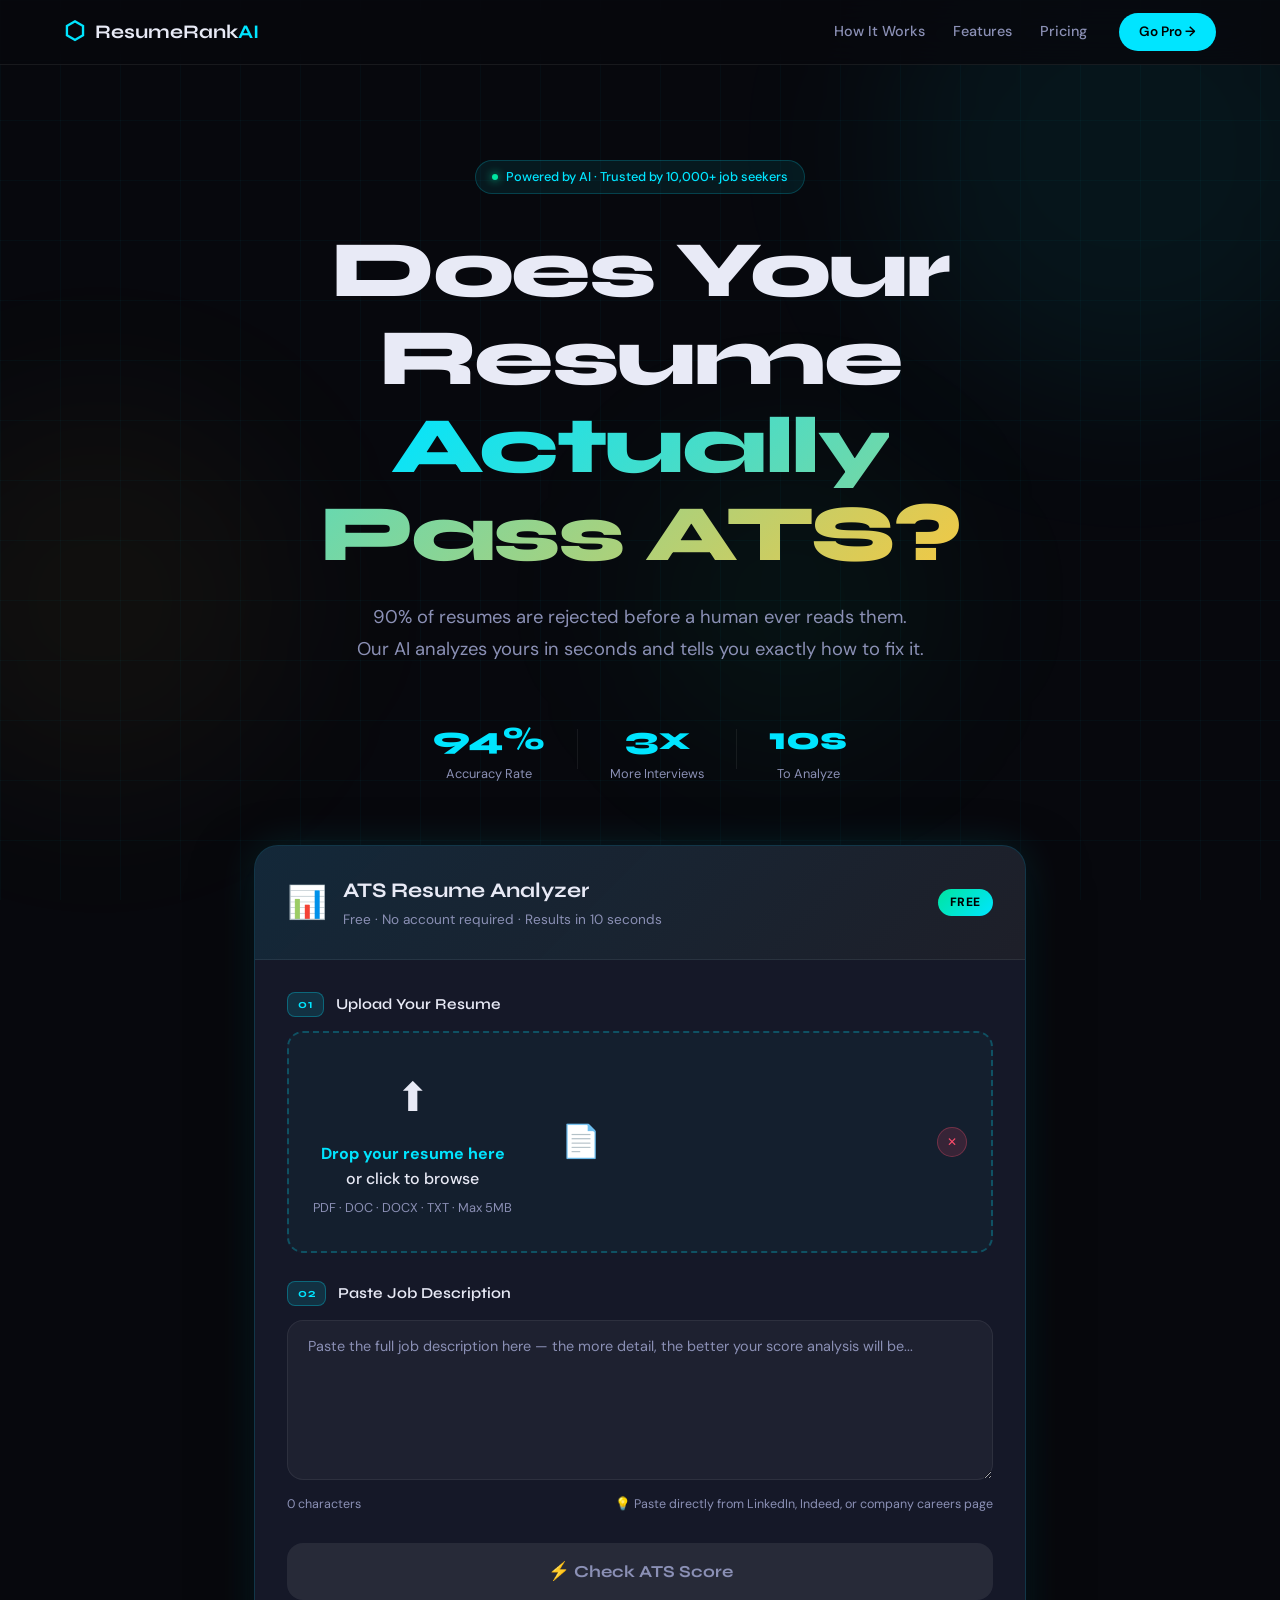
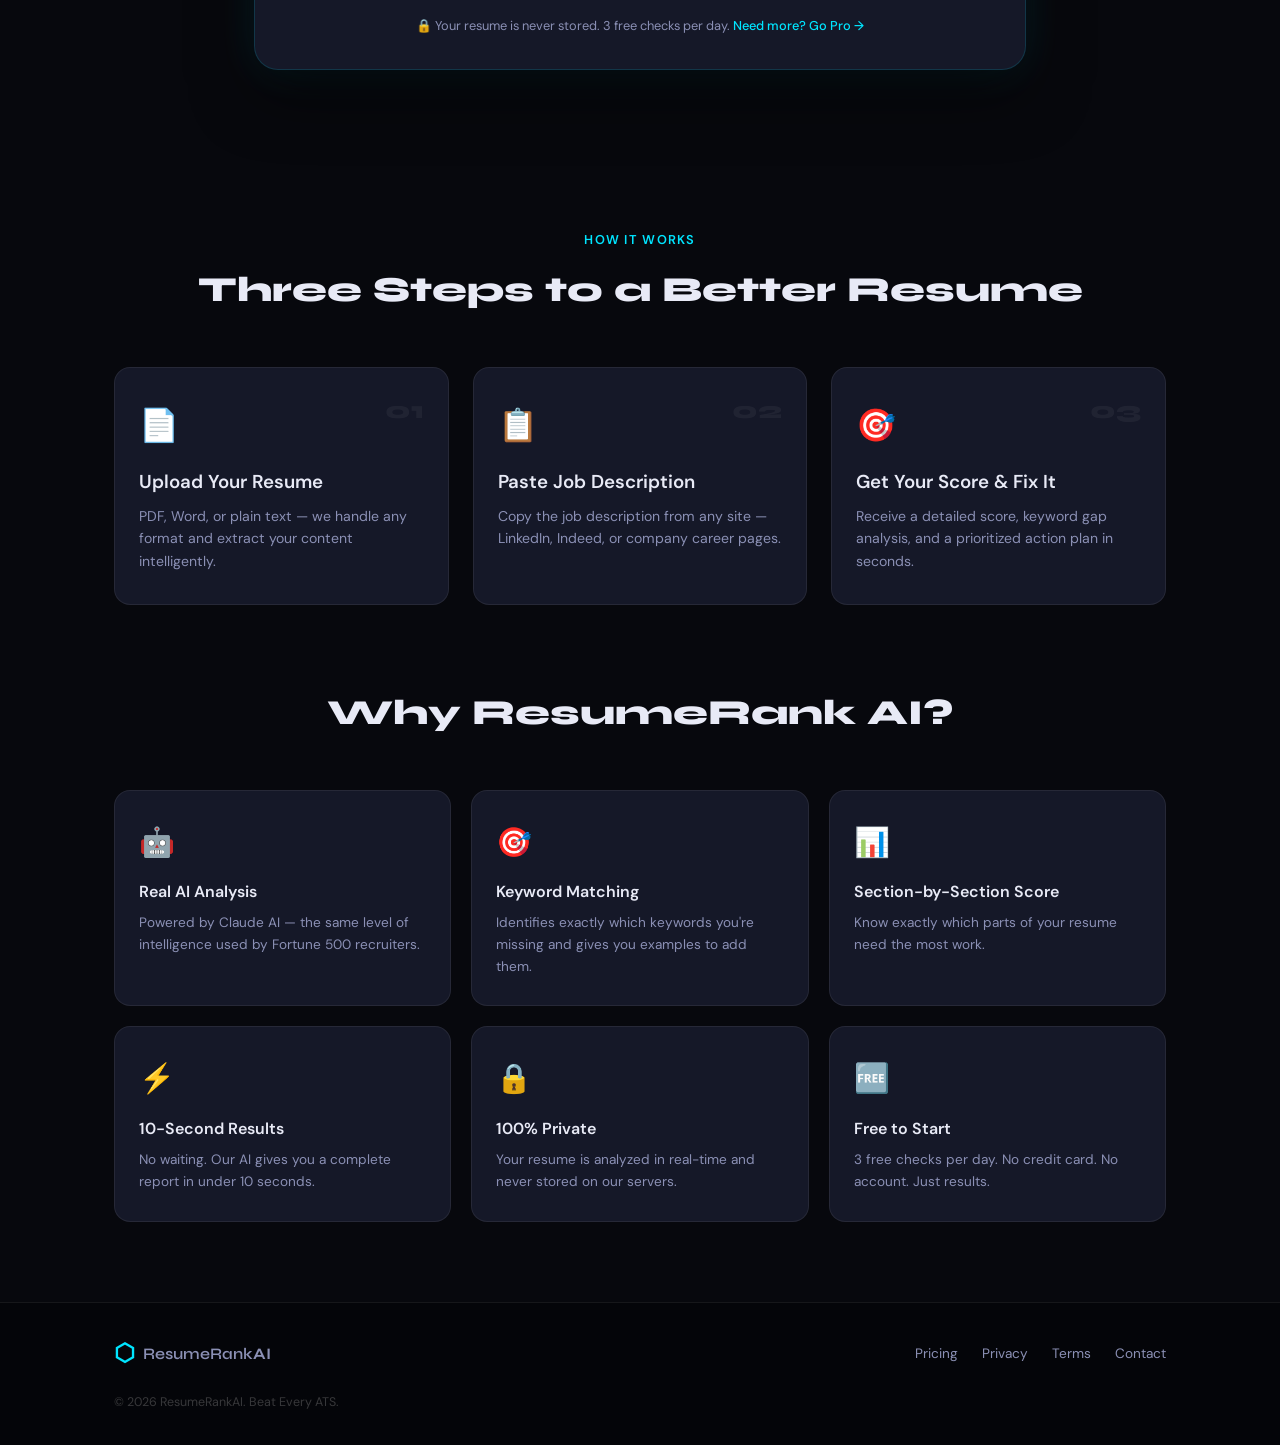
<file: templates/index.html>
<!DOCTYPE html>
<html lang="en">
<head>
  <meta charset="UTF-8" />
  <meta name="viewport" content="width=device-width, initial-scale=1.0"/>
  <title>ResumeRank AI — Beat Every ATS System</title>
  <meta name="description" content="AI-powered ATS resume checker. Get your resume score, keyword analysis, and actionable suggestions to land more interviews."/>
  <link rel="preconnect" href="https://fonts.googleapis.com"/>
  <link href="https://fonts.googleapis.com/css2?family=Syne:wght@400;600;700;800&family=DM+Sans:ital,wght@0,300;0,400;0,500;1,300&display=swap" rel="stylesheet"/>
  <link rel="stylesheet" href="/static/css/style.css"/>
  <script async src="https://pagead2.googlesyndication.com/pagead/js/adsbygoogle.js?client=ca-pub-9449702579400743"
     crossorigin="anonymous"></script>
  <link rel="icon" type="image/svg+xml" href="/static/favicon.svg"/>
</head>
<body>

<!-- Animated background -->
<div class="bg-grid"></div>
<div class="orb orb-1"></div>
<div class="orb orb-2"></div>
<div class="orb orb-3"></div>

<!-- NAV -->
<nav class="navbar">
  <div class="nav-inner">
    <a href="/" class="logo">
      <span class="logo-icon">⬡</span>
      <span class="logo-text">ResumeRank<span class="logo-ai">AI</span></span>
    </a>
    <div class="nav-links">
      <a href="#how-it-works">How It Works</a>
      <a href="#features">Features</a>
      <a href="/pricing">Pricing</a>
    </div>
    <a href="/pricing" class="btn-nav">Go Pro →</a>
  </div>
</nav>

<!-- HERO -->
<section class="hero">
  <div class="hero-badge">
    <span class="badge-dot"></span>
    Powered by AI · Trusted by 10,000+ job seekers
  </div>
  <h1 class="hero-title">
    Does Your Resume<br/>
    <span class="title-gradient">Actually Pass ATS?</span>
  </h1>
  <p class="hero-sub">
    90% of resumes are rejected before a human ever reads them.<br/>
    Our AI analyzes yours in seconds and tells you exactly how to fix it.
  </p>
  <div class="hero-stats">
    <div class="stat">
      <span class="stat-num">94%</span>
      <span class="stat-label">Accuracy Rate</span>
    </div>
    <div class="stat-divider"></div>
    <div class="stat">
      <span class="stat-num">3x</span>
      <span class="stat-label">More Interviews</span>
    </div>
    <div class="stat-divider"></div>
    <div class="stat">
      <span class="stat-num">10s</span>
      <span class="stat-label">To Analyze</span>
    </div>
  </div>
</section>

<!-- MAIN CHECKER CARD -->
<section class="checker-section">
  <div class="checker-card">
    <div class="card-header">
      <div class="card-title-row">
        <div class="card-icon">📊</div>
        <div>
          <h2 class="card-title">ATS Resume Analyzer</h2>
          <p class="card-subtitle">Free · No account required · Results in 10 seconds</p>
        </div>
        <div class="free-badge">FREE</div>
      </div>
    </div>

    <form id="ats-form" class="checker-form" enctype="multipart/form-data">

      <!-- STEP 1: Upload -->
      <div class="form-step active" id="step-upload">
        <div class="step-label"><span class="step-num">01</span> Upload Your Resume</div>
        <div class="drop-zone" id="drop-zone">
          <div class="drop-content" id="drop-content">
            <div class="drop-icon">⬆</div>
            <div class="drop-text">
              <strong>Drop your resume here</strong> or click to browse
            </div>
            <div class="drop-formats">PDF · DOC · DOCX · TXT · Max 5MB</div>
          </div>
          <div class="drop-preview" id="drop-preview" style="display:none;">
            <span class="file-icon" id="file-icon">📄</span>
            <div class="file-info">
              <span class="file-name" id="file-name"></span>
              <span class="file-size" id="file-size"></span>
            </div>
            <button type="button" class="file-remove" id="file-remove">✕</button>
          </div>
          <input type="file" id="resume-input" name="resume" accept=".pdf,.doc,.docx,.txt" hidden/>
        </div>
      </div>

      <!-- STEP 2: Job Description -->
      <div class="form-step" id="step-jd">
        <div class="step-label"><span class="step-num">02</span> Paste Job Description</div>
        <div class="jd-wrapper">
          <textarea
            id="job-description"
            name="job_description"
            placeholder="Paste the full job description here — the more detail, the better your score analysis will be..."
            rows="7"
          ></textarea>
          <div class="jd-footer">
            <span class="char-count" id="char-count">0 characters</span>
            <span class="jd-tip">💡 Paste directly from LinkedIn, Indeed, or company careers page</span>
          </div>
        </div>
      </div>

      <!-- SUBMIT -->
      <button type="submit" class="btn-check" id="check-btn" disabled>
        <span class="btn-text">
          <span class="btn-icon">⚡</span>
          Check ATS Score
        </span>
        <span class="btn-loading" style="display:none;">
          <span class="spinner"></span>
          Analyzing with AI...
        </span>
      </button>

      <p class="form-footer">
        🔒 Your resume is never stored. 3 free checks per day.
        <a href="/pricing">Need more? Go Pro →</a>
      </p>
    </form>
  </div>
</section>

<!-- RESULTS SECTION -->
<section class="results-section" id="results-section" style="display:none;">
  <div class="results-header">
    <h2 class="results-title">Your ATS Analysis Report</h2>
    <p class="results-sub">Here's how your resume performs against this job posting</p>
  </div>

  <!-- Score Card -->
  <div class="score-grid">
    <div class="score-card main-score">
      <div class="score-ring-wrapper">
        <svg class="score-ring" viewBox="0 0 120 120">
          <circle class="ring-bg" cx="60" cy="60" r="50"/>
          <circle class="ring-fill" id="ring-fill" cx="60" cy="60" r="50"
            stroke-dasharray="314"
            stroke-dashoffset="314"/>
        </svg>
        <div class="score-center">
          <span class="score-number" id="score-number">0</span>
          <span class="score-label">ATS Score</span>
        </div>
      </div>
      <div class="score-grade" id="score-grade">–</div>
      <p class="score-summary" id="score-summary"></p>
    </div>

    <div class="score-card keyword-card">
      <h3 class="mini-card-title">🎯 Keyword Match</h3>
      <div class="match-bar-wrapper">
        <div class="match-bar">
          <div class="match-fill" id="match-fill"></div>
        </div>
        <span class="match-pct" id="match-pct">0%</span>
      </div>
      <div class="keyword-groups">
        <div class="keyword-group">
          <span class="kg-label matched">✓ Matched</span>
          <div class="keyword-chips" id="matched-keywords"></div>
        </div>
        <div class="keyword-group">
          <span class="kg-label missing">✗ Missing</span>
          <div class="keyword-chips" id="missing-keywords"></div>
        </div>
      </div>
    </div>
  </div>

  <!-- Section Scores -->
  <div class="sections-card">
    <h3 class="section-card-title">📋 Resume Section Analysis</h3>
    <div class="sections-grid" id="sections-grid"></div>
  </div>

  <!-- Strengths & Quick Wins -->
  <div class="insights-grid">
    <div class="insights-card">
      <h3 class="insights-title">💪 Your Strengths</h3>
      <ul class="insights-list" id="strengths-list"></ul>
    </div>
    <div class="insights-card accent">
      <h3 class="insights-title">⚡ Quick Wins</h3>
      <ul class="insights-list" id="quickwins-list"></ul>
    </div>
  </div>

  <!-- Suggestions -->
  <div class="suggestions-card">
    <h3 class="suggestions-title">🚀 Action Plan — What To Improve</h3>
    <div class="suggestions-list" id="suggestions-list"></div>
  </div>

  <!-- CTA -->
  <div class="results-cta">
    <div class="cta-text">
      <h3>Want Unlimited Checks & Deeper Analysis?</h3>
      <p>Pro users get unlimited checks, cover letter analysis, LinkedIn optimization, and priority AI processing.</p>
    </div>
    <a href="/pricing" class="btn-pro">Upgrade to Pro →</a>
    <button class="btn-recheck" id="btn-recheck">Check Another Resume</button>
  </div>
</section>

<!-- HOW IT WORKS -->
<section class="how-section" id="how-it-works">
  <div class="how-label">How It Works</div>
  <h2 class="how-title">Three Steps to a Better Resume</h2>
  <div class="how-grid">
    <div class="how-card">
      <div class="how-num">01</div>
      <div class="how-icon">📄</div>
      <h3>Upload Your Resume</h3>
      <p>PDF, Word, or plain text — we handle any format and extract your content intelligently.</p>
    </div>
    <div class="how-card">
      <div class="how-num">02</div>
      <div class="how-icon">📋</div>
      <h3>Paste Job Description</h3>
      <p>Copy the job description from any site — LinkedIn, Indeed, or company career pages.</p>
    </div>
    <div class="how-card">
      <div class="how-num">03</div>
      <div class="how-icon">🎯</div>
      <h3>Get Your Score & Fix It</h3>
      <p>Receive a detailed score, keyword gap analysis, and a prioritized action plan in seconds.</p>
    </div>
  </div>
</section>

<!-- FEATURES -->
<section class="features-section" id="features">
  <h2 class="features-title">Why ResumeRank AI?</h2>
  <div class="features-grid">
    <div class="feature-card">
      <span class="feature-icon">🤖</span>
      <h4>Real AI Analysis</h4>
      <p>Powered by Claude AI — the same level of intelligence used by Fortune 500 recruiters.</p>
    </div>
    <div class="feature-card">
      <span class="feature-icon">🎯</span>
      <h4>Keyword Matching</h4>
      <p>Identifies exactly which keywords you're missing and gives you examples to add them.</p>
    </div>
    <div class="feature-card">
      <span class="feature-icon">📊</span>
      <h4>Section-by-Section Score</h4>
      <p>Know exactly which parts of your resume need the most work.</p>
    </div>
    <div class="feature-card">
      <span class="feature-icon">⚡</span>
      <h4>10-Second Results</h4>
      <p>No waiting. Our AI gives you a complete report in under 10 seconds.</p>
    </div>
    <div class="feature-card">
      <span class="feature-icon">🔒</span>
      <h4>100% Private</h4>
      <p>Your resume is analyzed in real-time and never stored on our servers.</p>
    </div>
    <div class="feature-card">
      <span class="feature-icon">🆓</span>
      <h4>Free to Start</h4>
      <p>3 free checks per day. No credit card. No account. Just results.</p>
    </div>
  </div>
</section>

<!-- FOOTER -->
<footer class="footer">
  <div class="footer-inner">
    <div class="footer-logo">
      <span class="logo-icon">⬡</span>
      <span>ResumeRank<strong>AI</strong></span>
    </div>
    <div class="footer-links">
      <a href="/pricing">Pricing</a>
      <a href="/privacy">Privacy</a>
      <a href="/terms">Terms</a>
      <a href="/contact">Contact</a>
    </div>
    <p class="footer-copy">© 2026 ResumeRankAI. Beat Every ATS.</p>
  </div>
</footer>

<!-- ERROR TOAST -->
<div class="toast" id="error-toast">
  <span class="toast-icon">⚠</span>
  <span class="toast-msg" id="toast-msg"></span>
</div>

<script src="/static/js/main.js"></script>
</body>
</html>
</file>
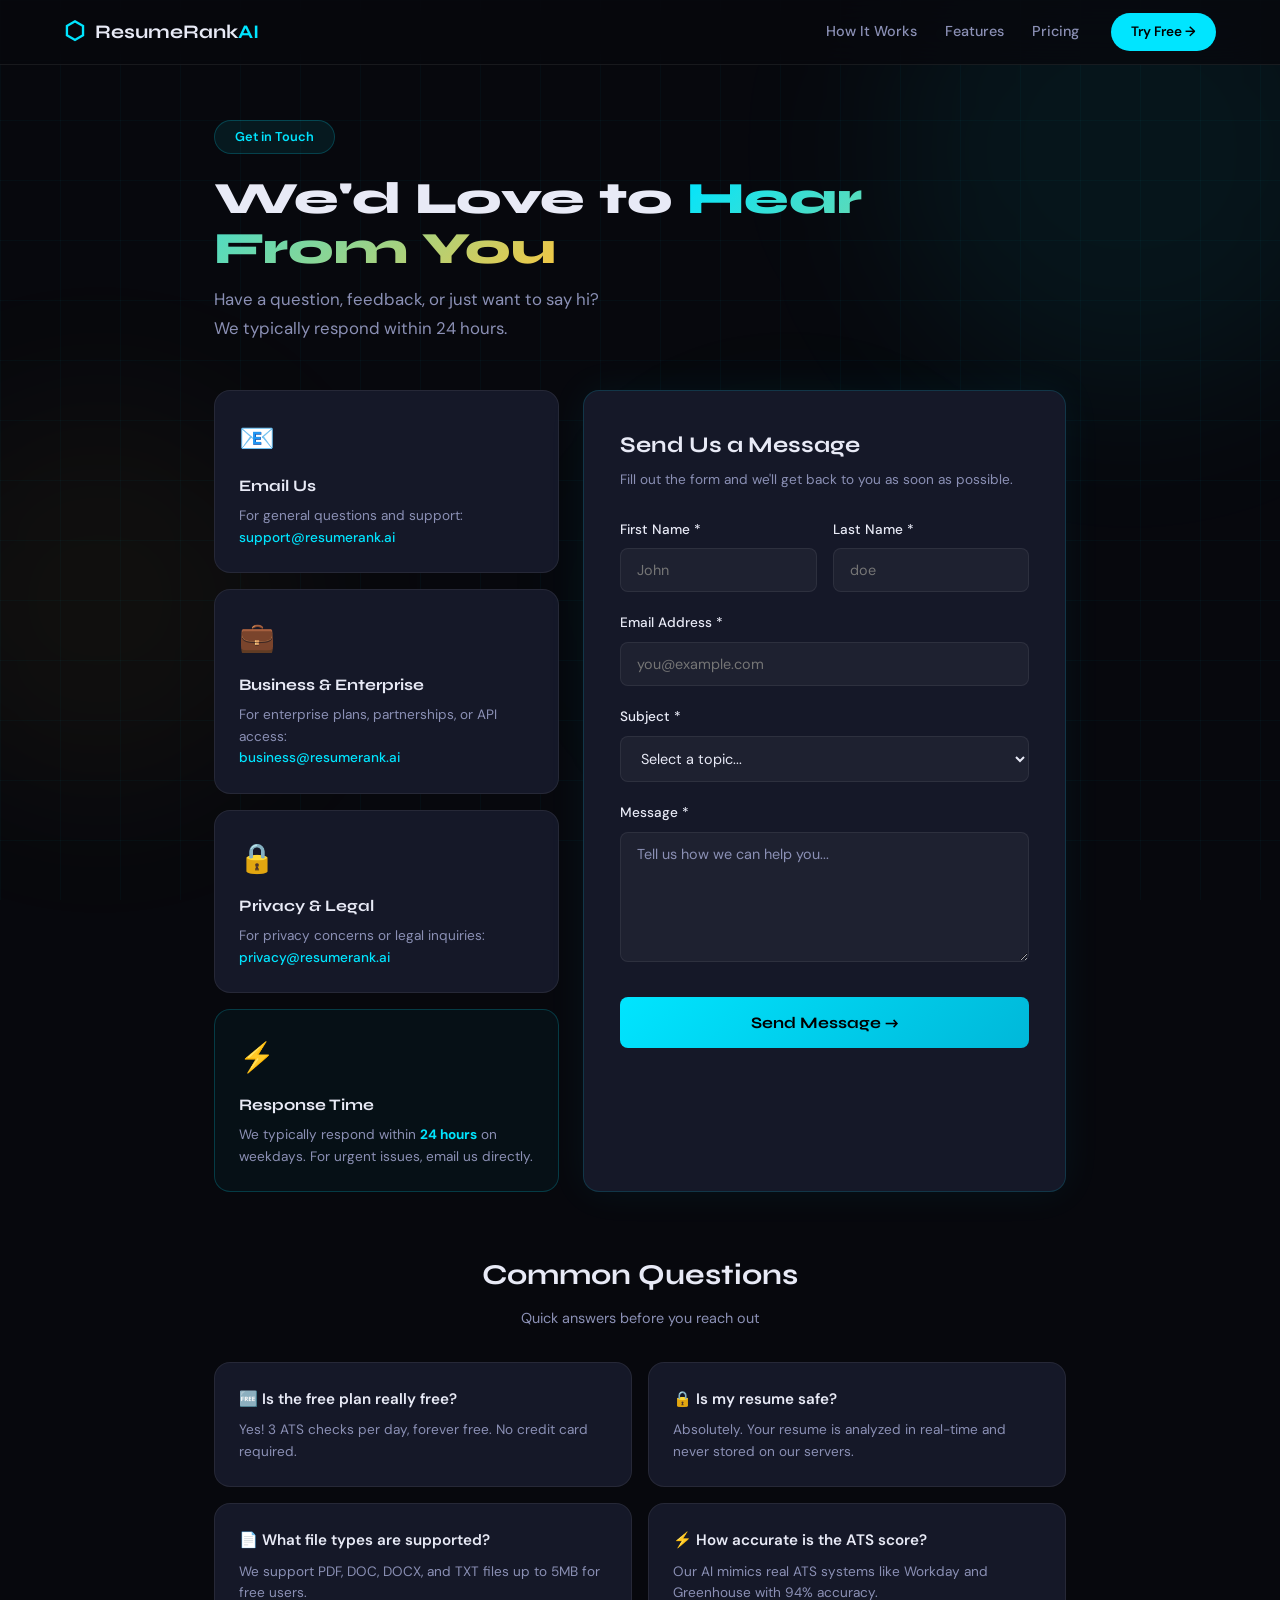
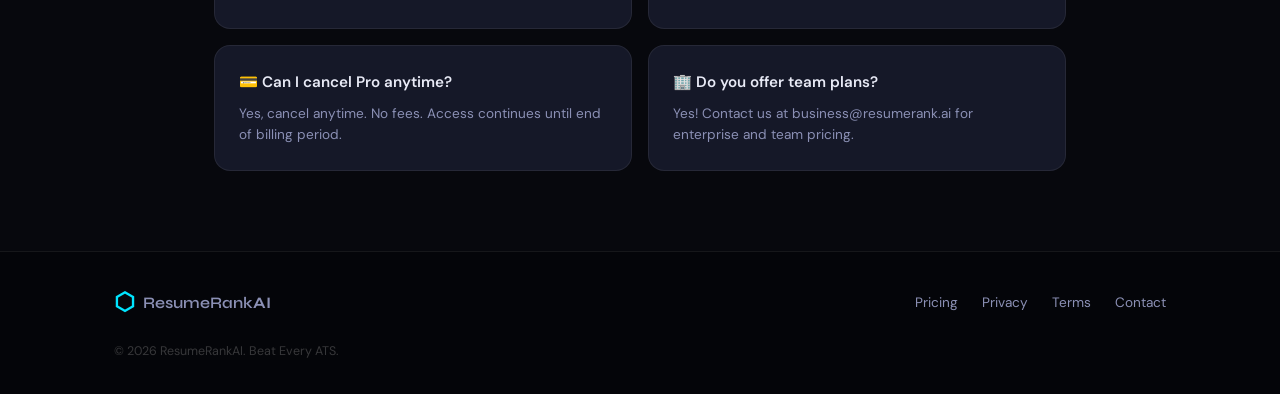
<file: templates/contact.html>
<!DOCTYPE html>
<html lang="en">
<head>
  <meta charset="UTF-8"/>
  <meta name="viewport" content="width=device-width, initial-scale=1.0"/>
  <title>Contact Us — ResumeRank AI</title>
  <link rel="preconnect" href="https://fonts.googleapis.com"/>
  <link href="https://fonts.googleapis.com/css2?family=Syne:wght@400;600;700;800&family=DM+Sans:ital,wght@0,300;0,400;0,500;1,300&display=swap" rel="stylesheet"/>
  <link rel="stylesheet" href="/static/css/style.css"/>
  <style>
    .contact-page {
      max-width: 900px; margin: 0 auto;
      padding: 120px 24px 80px;
      position: relative; z-index: 1;
    }
    .contact-badge {
      display: inline-block;
      background: rgba(0,229,255,0.08);
      border: 1px solid rgba(0,229,255,0.2);
      color: var(--cyan); border-radius: 100px;
      padding: 6px 20px; font-size: 0.8rem;
      font-weight: 600; margin-bottom: 20px;
    }
    .contact-title {
      font-family: var(--font-display); font-weight: 800;
      font-size: 2.8rem; margin-bottom: 12px; line-height: 1.1;
    }
    .contact-sub {
      color: var(--muted); font-size: 1.05rem;
      margin-bottom: 48px; line-height: 1.7;
    }
    .contact-grid {
      display: grid;
      grid-template-columns: 1fr 1.4fr;
      gap: 24px;
    }
    /* Info Cards */
    .info-cards { display: flex; flex-direction: column; gap: 16px; }
    .info-card {
      background: var(--surface);
      border: 1px solid var(--border);
      border-radius: var(--radius);
      padding: 24px;
      transition: border-color 0.3s;
    }
    .info-card:hover { border-color: rgba(0,229,255,0.3); }
    .info-icon { font-size: 1.8rem; margin-bottom: 12px; display: block; }
    .info-card h3 {
      font-family: var(--font-display); font-weight: 700;
      font-size: 1rem; margin-bottom: 6px;
    }
    .info-card p { color: var(--muted); font-size: 0.85rem; line-height: 1.6; }
    .info-card a { color: var(--cyan); font-weight: 500; }

    /* Contact Form */
    .form-card {
      background: var(--surface);
      border: 1px solid rgba(0,229,255,0.15);
      border-radius: var(--radius);
      padding: 36px;
      box-shadow: 0 0 40px rgba(0,229,255,0.06);
    }
    .form-card h2 {
      font-family: var(--font-display); font-weight: 700;
      font-size: 1.4rem; margin-bottom: 6px;
    }
    .form-card p {
      color: var(--muted); font-size: 0.85rem; margin-bottom: 28px;
    }
    .form-group { margin-bottom: 20px; }
    .form-group label {
      display: block; font-size: 0.85rem;
      font-weight: 500; margin-bottom: 8px; color: var(--text);
    }
    .form-group input,
    .form-group select,
    .form-group textarea {
      width: 100%;
      background: rgba(255,255,255,0.04);
      border: 1px solid var(--border);
      border-radius: var(--radius-sm);
      color: var(--text);
      font-family: var(--font-body);
      font-size: 0.9rem;
      padding: 12px 16px;
      outline: none;
      transition: border-color 0.2s;
    }
    .form-group input:focus,
    .form-group select:focus,
    .form-group textarea:focus {
      border-color: rgba(0,229,255,0.4);
      box-shadow: 0 0 0 3px rgba(0,229,255,0.08);
    }
    .form-group select option { background: #1a1c2e; }
    .form-group textarea { resize: vertical; min-height: 130px; }
    .form-row { display: grid; grid-template-columns: 1fr 1fr; gap: 16px; }
    .btn-submit {
      width: 100%;
      background: linear-gradient(135deg, var(--cyan), var(--cyan2));
      color: #000; font-family: var(--font-display);
      font-weight: 700; font-size: 1rem;
      border: none; border-radius: var(--radius-sm);
      padding: 16px; cursor: pointer;
      transition: all 0.3s; margin-top: 8px;
    }
    .btn-submit:hover {
      transform: translateY(-2px);
      box-shadow: 0 12px 40px rgba(0,229,255,0.35);
    }

    /* Success Message */
    .success-msg {
      display: none;
      background: rgba(0,229,160,0.1);
      border: 1px solid rgba(0,229,160,0.3);
      border-radius: var(--radius-sm);
      padding: 20px; text-align: center;
      margin-top: 16px;
    }
    .success-msg .success-icon { font-size: 2rem; display: block; margin-bottom: 8px; }
    .success-msg h3 { color: var(--green); font-weight: 700; margin-bottom: 6px; }
    .success-msg p { color: var(--muted); font-size: 0.85rem; }

    /* FAQ Section */
    .faq-section {
      margin-top: 60px;
    }
    .faq-title {
      font-family: var(--font-display); font-weight: 700;
      font-size: 1.8rem; margin-bottom: 8px; text-align: center;
    }
    .faq-sub {
      color: var(--muted); text-align: center;
      margin-bottom: 32px; font-size: 0.9rem;
    }
    .faq-grid { display: grid; grid-template-columns: 1fr 1fr; gap: 16px; }
    .faq-item {
      background: var(--surface); border: 1px solid var(--border);
      border-radius: var(--radius); padding: 24px;
      transition: border-color 0.3s;
    }
    .faq-item:hover { border-color: rgba(0,229,255,0.2); }
    .faq-item h4 { font-weight: 600; margin-bottom: 8px; font-size: 0.95rem; }
    .faq-item p { font-size: 0.85rem; color: var(--muted); line-height: 1.6; }

    @media (max-width: 768px) {
      .contact-grid { grid-template-columns: 1fr; }
      .form-row { grid-template-columns: 1fr; }
      .faq-grid { grid-template-columns: 1fr; }
      .contact-title { font-size: 2rem; }
    }
  </style>
  <link rel="icon" type="image/svg+xml" href="/static/favicon.svg"/>
</head>
<body>
<div class="bg-grid"></div>
<div class="orb orb-1"></div>
<div class="orb orb-2"></div>
<div class="orb orb-3"></div>

<nav class="navbar">
  <div class="nav-inner">
    <a href="/" class="logo">
      <span class="logo-icon">⬡</span>
      <span class="logo-text">ResumeRank<span class="logo-ai">AI</span></span>
    </a>
    <div class="nav-links">
      <a href="/#how-it-works">How It Works</a>
      <a href="/#features">Features</a>
      <a href="/pricing">Pricing</a>
    </div>
    <a href="/" class="btn-nav">Try Free →</a>
  </div>
</nav>

<div class="contact-page">
  <span class="contact-badge">Get in Touch</span>
  <h1 class="contact-title">We'd Love to <span class="title-gradient">Hear From You</span></h1>
  <p class="contact-sub">Have a question, feedback, or just want to say hi?<br/>We typically respond within 24 hours.</p>

  <div class="contact-grid">

    <!-- LEFT — Info Cards -->
    <div class="info-cards">
      <div class="info-card">
        <span class="info-icon">📧</span>
        <h3>Email Us</h3>
        <p>For general questions and support:<br/>
        <a href="mailto:support@resumerank.ai">support@resumerank.ai</a></p>
      </div>

      <div class="info-card">
        <span class="info-icon">💼</span>
        <h3>Business & Enterprise</h3>
        <p>For enterprise plans, partnerships, or API access:<br/>
        <a href="mailto:business@resumerank.ai">business@resumerank.ai</a></p>
      </div>

      <div class="info-card">
        <span class="info-icon">🔒</span>
        <h3>Privacy & Legal</h3>
        <p>For privacy concerns or legal inquiries:<br/>
        <a href="mailto:privacy@resumerank.ai">privacy@resumerank.ai</a></p>
      </div>

      <div class="info-card" style="border-color: rgba(0,229,255,0.2); background: rgba(0,229,255,0.04);">
        <span class="info-icon">⚡</span>
        <h3>Response Time</h3>
        <p>We typically respond within <strong style="color:var(--cyan)">24 hours</strong> on weekdays. For urgent issues, email us directly.</p>
      </div>
    </div>

    <!-- RIGHT — Contact Form -->
    <div class="form-card">
      <h2>Send Us a Message</h2>
      <p>Fill out the form and we'll get back to you as soon as possible.</p>

      <div id="contact-form">
        <div class="form-row">
          <div class="form-group">
            <label>First Name *</label>
            <input type="text" id="first-name" placeholder="John" required/>
          </div>
          <div class="form-group">
            <label>Last Name *</label>
            <input type="text" id="last-name" placeholder="doe" required/>
          </div>
        </div>

        <div class="form-group">
          <label>Email Address *</label>
          <input type="email" id="email" placeholder="you@example.com" required/>
        </div>

        <div class="form-group">
          <label>Subject *</label>
          <select id="subject">
            <option value="">Select a topic...</option>
            <option value="general">General Question</option>
            <option value="bug">Bug Report</option>
            <option value="feature">Feature Request</option>
            <option value="billing">Billing & Pro Plan</option>
            <option value="enterprise">Enterprise Inquiry</option>
            <option value="other">Other</option>
          </select>
        </div>

        <div class="form-group">
          <label>Message *</label>
          <textarea id="message" placeholder="Tell us how we can help you..."></textarea>
        </div>

        <button class="btn-submit" onclick="handleSubmit()">
          Send Message →
        </button>
      </div>

      <div class="success-msg" id="success-msg">
        <span class="success-icon">🎉</span>
        <h3>Message Sent Successfully!</h3>
        <p>Thank you for reaching out. We'll get back to you within 24 hours at the email you provided.</p>
      </div>
    </div>

  </div>

  <!-- FAQ -->
  <div class="faq-section">
    <h2 class="faq-title">Common Questions</h2>
    <p class="faq-sub">Quick answers before you reach out</p>
    <div class="faq-grid">
      <div class="faq-item">
        <h4>🆓 Is the free plan really free?</h4>
        <p>Yes! 3 ATS checks per day, forever free. No credit card required.</p>
      </div>
      <div class="faq-item">
        <h4>🔒 Is my resume safe?</h4>
        <p>Absolutely. Your resume is analyzed in real-time and never stored on our servers.</p>
      </div>
      <div class="faq-item">
        <h4>📄 What file types are supported?</h4>
        <p>We support PDF, DOC, DOCX, and TXT files up to 5MB for free users.</p>
      </div>
      <div class="faq-item">
        <h4>⚡ How accurate is the ATS score?</h4>
        <p>Our AI mimics real ATS systems like Workday and Greenhouse with 94% accuracy.</p>
      </div>
      <div class="faq-item">
        <h4>💳 Can I cancel Pro anytime?</h4>
        <p>Yes, cancel anytime. No fees. Access continues until end of billing period.</p>
      </div>
      <div class="faq-item">
        <h4>🏢 Do you offer team plans?</h4>
        <p>Yes! Contact us at business@resumerank.ai for enterprise and team pricing.</p>
      </div>
    </div>
  </div>

</div>

<footer class="footer">
  <div class="footer-inner">
    <div class="footer-logo">
      <span class="logo-icon">⬡</span>
      <span>ResumeRank<strong>AI</strong></span>
    </div>
    <div class="footer-links">
      <a href="/pricing">Pricing</a>
      <a href="/privacy">Privacy</a>
      <a href="/terms">Terms</a>
      <a href="/contact">Contact</a>
    </div>
    <p class="footer-copy">© 2026 ResumeRankAI. Beat Every ATS.</p>
  </div>
</footer>

<script>
async function handleSubmit() {
  const firstName = document.getElementById('first-name').value;
  const lastName = document.getElementById('last-name').value;
  const email = document.getElementById('email').value;
  const subject = document.getElementById('subject').value;
  const message = document.getElementById('message').value;

  if (!firstName || !email || !subject || !message) {
    alert('Please fill in all required fields!');
    return;
  }

  if (!email.includes('@')) {
    alert('Please enter a valid email address!');
    return;
  }

  const btn = document.querySelector('.btn-submit');
  btn.textContent = 'Sending...';
  btn.disabled = true;

  try {
    const response = await fetch('https://formspree.io/f/xnjgnldd', {
      method: 'POST',
      headers: { 'Content-Type': 'application/json' },
      body: JSON.stringify({
        name: firstName + ' ' + lastName,
        email: email,
        subject: subject,
        message: message
      })
    });

    if (response.ok) {
      document.getElementById('contact-form').style.display = 'none';
      document.getElementById('success-msg').style.display = 'block';
    } else {
      alert('Something went wrong. Please try again!');
      btn.textContent = 'Send Message →';
      btn.disabled = false;
    }
  } catch (error) {
    alert('Network error. Please try again!');
    btn.textContent = 'Send Message →';
    btn.disabled = false;
  }
}
</script></body>
</html>
</file>
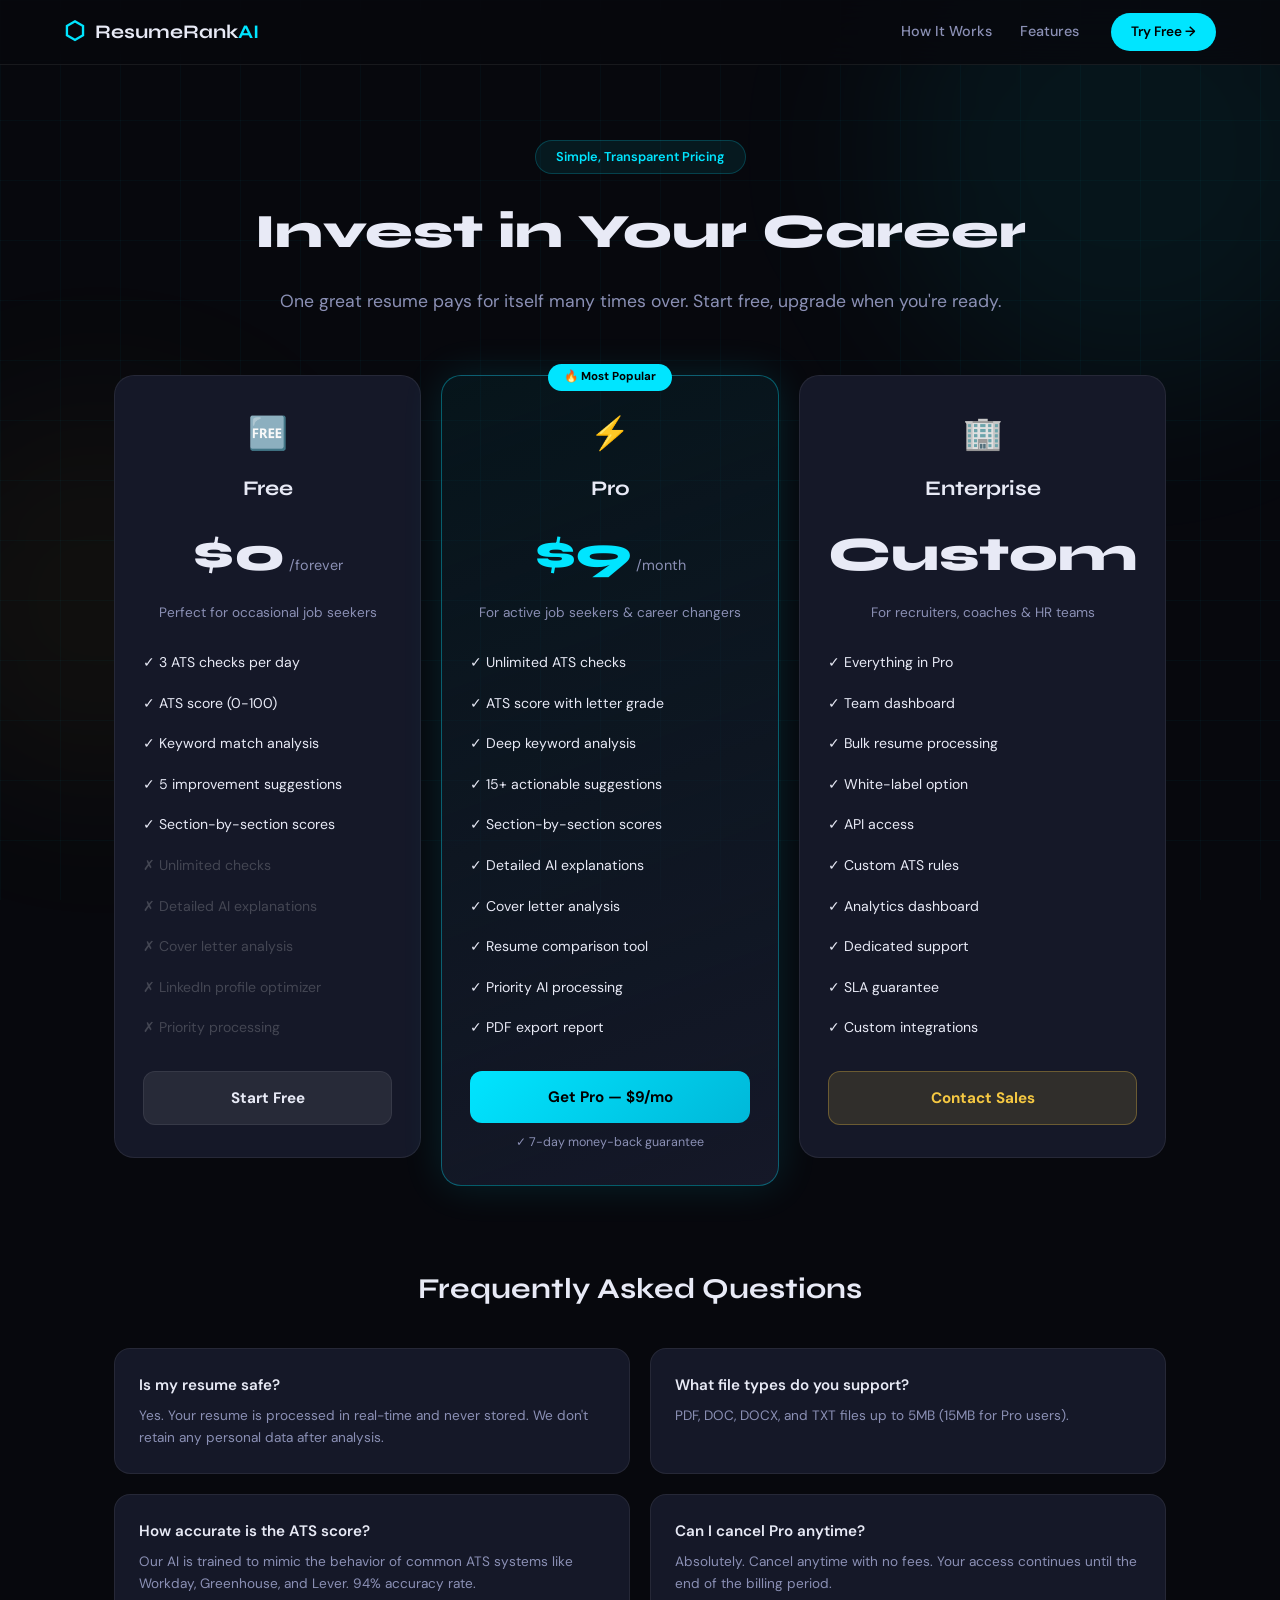
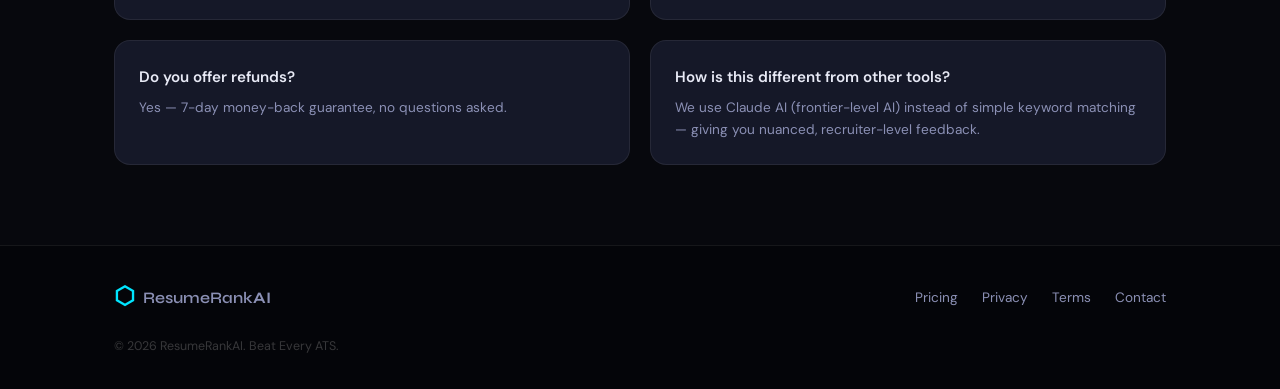
<file: templates/pricing.html>
<!DOCTYPE html>
<html lang="en">
<head>
  <meta charset="UTF-8"/>
  <meta name="viewport" content="width=device-width, initial-scale=1.0"/>
  <title>Pricing — ResumeRank AI</title>
  <link rel="preconnect" href="https://fonts.googleapis.com"/>
  <link href="https://fonts.googleapis.com/css2?family=Syne:wght@400;600;700;800&family=DM+Sans:ital,wght@0,300;0,400;0,500;1,300&display=swap" rel="stylesheet"/>
  <link rel="stylesheet" href="/static/css/style.css"/>
  <link rel="icon" type="image/svg+xml" href="/static/favicon.svg"/>
</head>
<body>
<div class="bg-grid"></div>
<div class="orb orb-1"></div>
<div class="orb orb-2"></div>

<nav class="navbar">
  <div class="nav-inner">
    <a href="/" class="logo">
      <span class="logo-icon">⬡</span>
      <span class="logo-text">ResumeRank<span class="logo-ai">AI</span></span>
    </a>
    <div class="nav-links">
      <a href="/#how-it-works">How It Works</a>
      <a href="/#features">Features</a>
    </div>
    <a href="/" class="btn-nav">Try Free →</a>
  </div>
</nav>

<section class="pricing-hero">
  <div class="pricing-badge">Simple, Transparent Pricing</div>
  <h1 class="pricing-title">Invest in Your Career</h1>
  <p class="pricing-sub">One great resume pays for itself many times over. Start free, upgrade when you're ready.</p>
</section>

<section class="pricing-section">
  <div class="pricing-grid">

    <!-- FREE PLAN -->
    <div class="pricing-card">
      <div class="plan-header">
        <span class="plan-icon">🆓</span>
        <h3 class="plan-name">Free</h3>
        <div class="plan-price">
          <span class="price-num">$0</span>
          <span class="price-per">/forever</span>
        </div>
        <p class="plan-desc">Perfect for occasional job seekers</p>
      </div>
      <ul class="plan-features">
        <li class="feat-item included">✓ 3 ATS checks per day</li>
        <li class="feat-item included">✓ ATS score (0-100)</li>
        <li class="feat-item included">✓ Keyword match analysis</li>
        <li class="feat-item included">✓ 5 improvement suggestions</li>
        <li class="feat-item included">✓ Section-by-section scores</li>
        <li class="feat-item excluded">✗ Unlimited checks</li>
        <li class="feat-item excluded">✗ Detailed AI explanations</li>
        <li class="feat-item excluded">✗ Cover letter analysis</li>
        <li class="feat-item excluded">✗ LinkedIn profile optimizer</li>
        <li class="feat-item excluded">✗ Priority processing</li>
      </ul>
      <a href="/" class="btn-plan free">Start Free</a>
    </div>

    <!-- PRO PLAN -->
    <div class="pricing-card featured">
      <div class="plan-badge-top">🔥 Most Popular</div>
      <div class="plan-header">
        <span class="plan-icon">⚡</span>
        <h3 class="plan-name">Pro</h3>
        <div class="plan-price">
          <span class="price-num">$9</span>
          <span class="price-per">/month</span>
        </div>
        <p class="plan-desc">For active job seekers & career changers</p>
      </div>
      <ul class="plan-features">
        <li class="feat-item included">✓ Unlimited ATS checks</li>
        <li class="feat-item included">✓ ATS score with letter grade</li>
        <li class="feat-item included">✓ Deep keyword analysis</li>
        <li class="feat-item included">✓ 15+ actionable suggestions</li>
        <li class="feat-item included">✓ Section-by-section scores</li>
        <li class="feat-item included">✓ Detailed AI explanations</li>
        <li class="feat-item included">✓ Cover letter analysis</li>
        <li class="feat-item included">✓ Resume comparison tool</li>
        <li class="feat-item included">✓ Priority AI processing</li>
        <li class="feat-item included">✓ PDF export report</li>
      </ul>
      <a href="#" class="btn-plan pro" onclick="handleProSignup(event)">Get Pro — $9/mo</a>
      <p class="plan-guarantee">✓ 7-day money-back guarantee</p>
    </div>

    <!-- ENTERPRISE -->
    <div class="pricing-card">
      <div class="plan-header">
        <span class="plan-icon">🏢</span>
        <h3 class="plan-name">Enterprise</h3>
        <div class="plan-price">
          <span class="price-num">Custom</span>
        </div>
        <p class="plan-desc">For recruiters, coaches & HR teams</p>
      </div>
      <ul class="plan-features">
        <li class="feat-item included">✓ Everything in Pro</li>
        <li class="feat-item included">✓ Team dashboard</li>
        <li class="feat-item included">✓ Bulk resume processing</li>
        <li class="feat-item included">✓ White-label option</li>
        <li class="feat-item included">✓ API access</li>
        <li class="feat-item included">✓ Custom ATS rules</li>
        <li class="feat-item included">✓ Analytics dashboard</li>
        <li class="feat-item included">✓ Dedicated support</li>
        <li class="feat-item included">✓ SLA guarantee</li>
        <li class="feat-item included">✓ Custom integrations</li>
      </ul>
      <a href="mailto:enterprise@resumerank.ai" class="btn-plan enterprise">Contact Sales</a>
    </div>

  </div>

  <!-- FAQ -->
  <div class="faq-section">
    <h2 class="faq-title">Frequently Asked Questions</h2>
    <div class="faq-grid">
      <div class="faq-item">
        <h4>Is my resume safe?</h4>
        <p>Yes. Your resume is processed in real-time and never stored. We don't retain any personal data after analysis.</p>
      </div>
      <div class="faq-item">
        <h4>What file types do you support?</h4>
        <p>PDF, DOC, DOCX, and TXT files up to 5MB (15MB for Pro users).</p>
      </div>
      <div class="faq-item">
        <h4>How accurate is the ATS score?</h4>
        <p>Our AI is trained to mimic the behavior of common ATS systems like Workday, Greenhouse, and Lever. 94% accuracy rate.</p>
      </div>
      <div class="faq-item">
        <h4>Can I cancel Pro anytime?</h4>
        <p>Absolutely. Cancel anytime with no fees. Your access continues until the end of the billing period.</p>
      </div>
      <div class="faq-item">
        <h4>Do you offer refunds?</h4>
        <p>Yes — 7-day money-back guarantee, no questions asked.</p>
      </div>
      <div class="faq-item">
        <h4>How is this different from other tools?</h4>
        <p>We use Claude AI (frontier-level AI) instead of simple keyword matching — giving you nuanced, recruiter-level feedback.</p>
      </div>
    </div>
  </div>
</section>

<footer class="footer">
  <div class="footer-inner">
    <div class="footer-logo">
      <span class="logo-icon">⬡</span>
      <span>ResumeRank<strong>AI</strong></span>
    </div>
    <div class="footer-links">
      <a href="/pricing">Pricing</a>
      <a href="/privacy">Privacy</a>
      <a href="/terms">Terms</a>
      <a href="/contact">Contact</a>
    </div>
    <p class="footer-copy">© 2026 ResumeRankAI. Beat Every ATS.</p>
  </div>
</footer>

<script>
function handleProSignup(e) {
  e.preventDefault();
  alert('Stripe payment integration — set up your Stripe account and replace this with a Stripe Checkout link!');
}
</script>
</body>
</html>
</file>
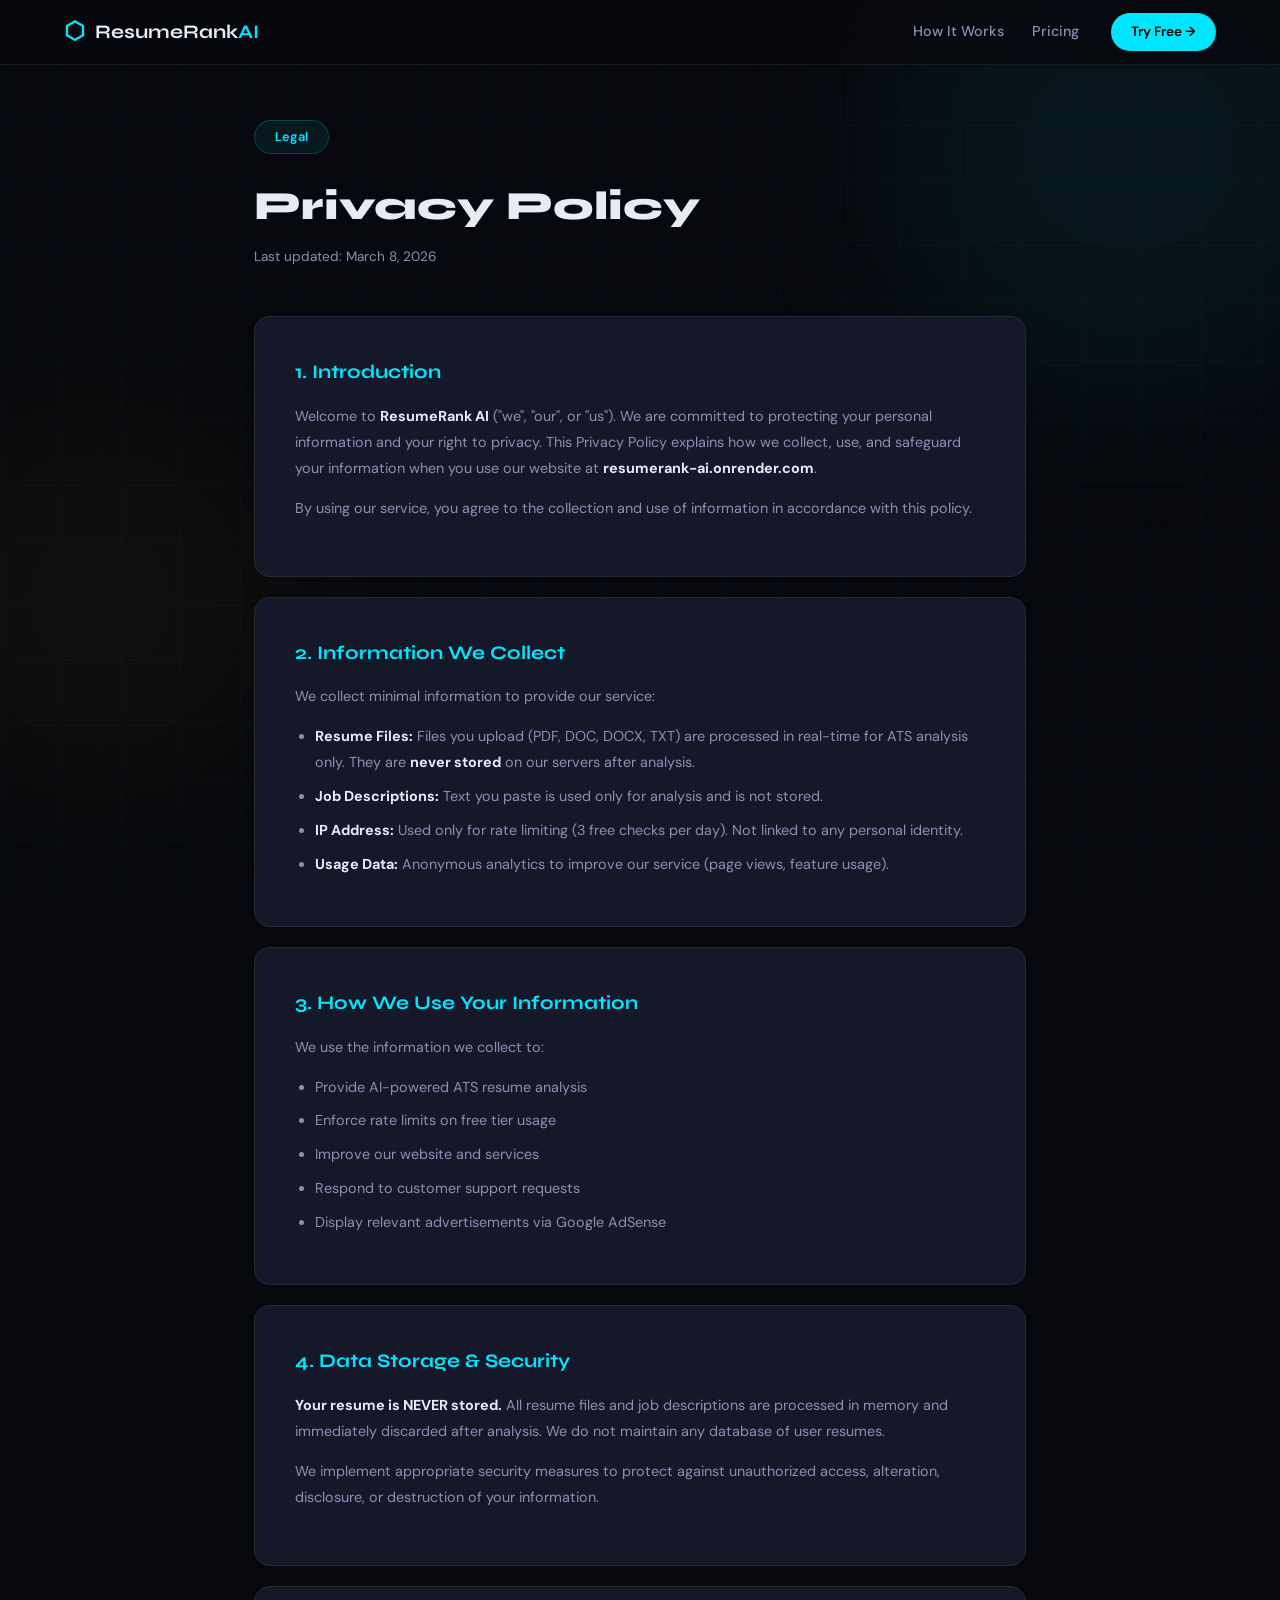
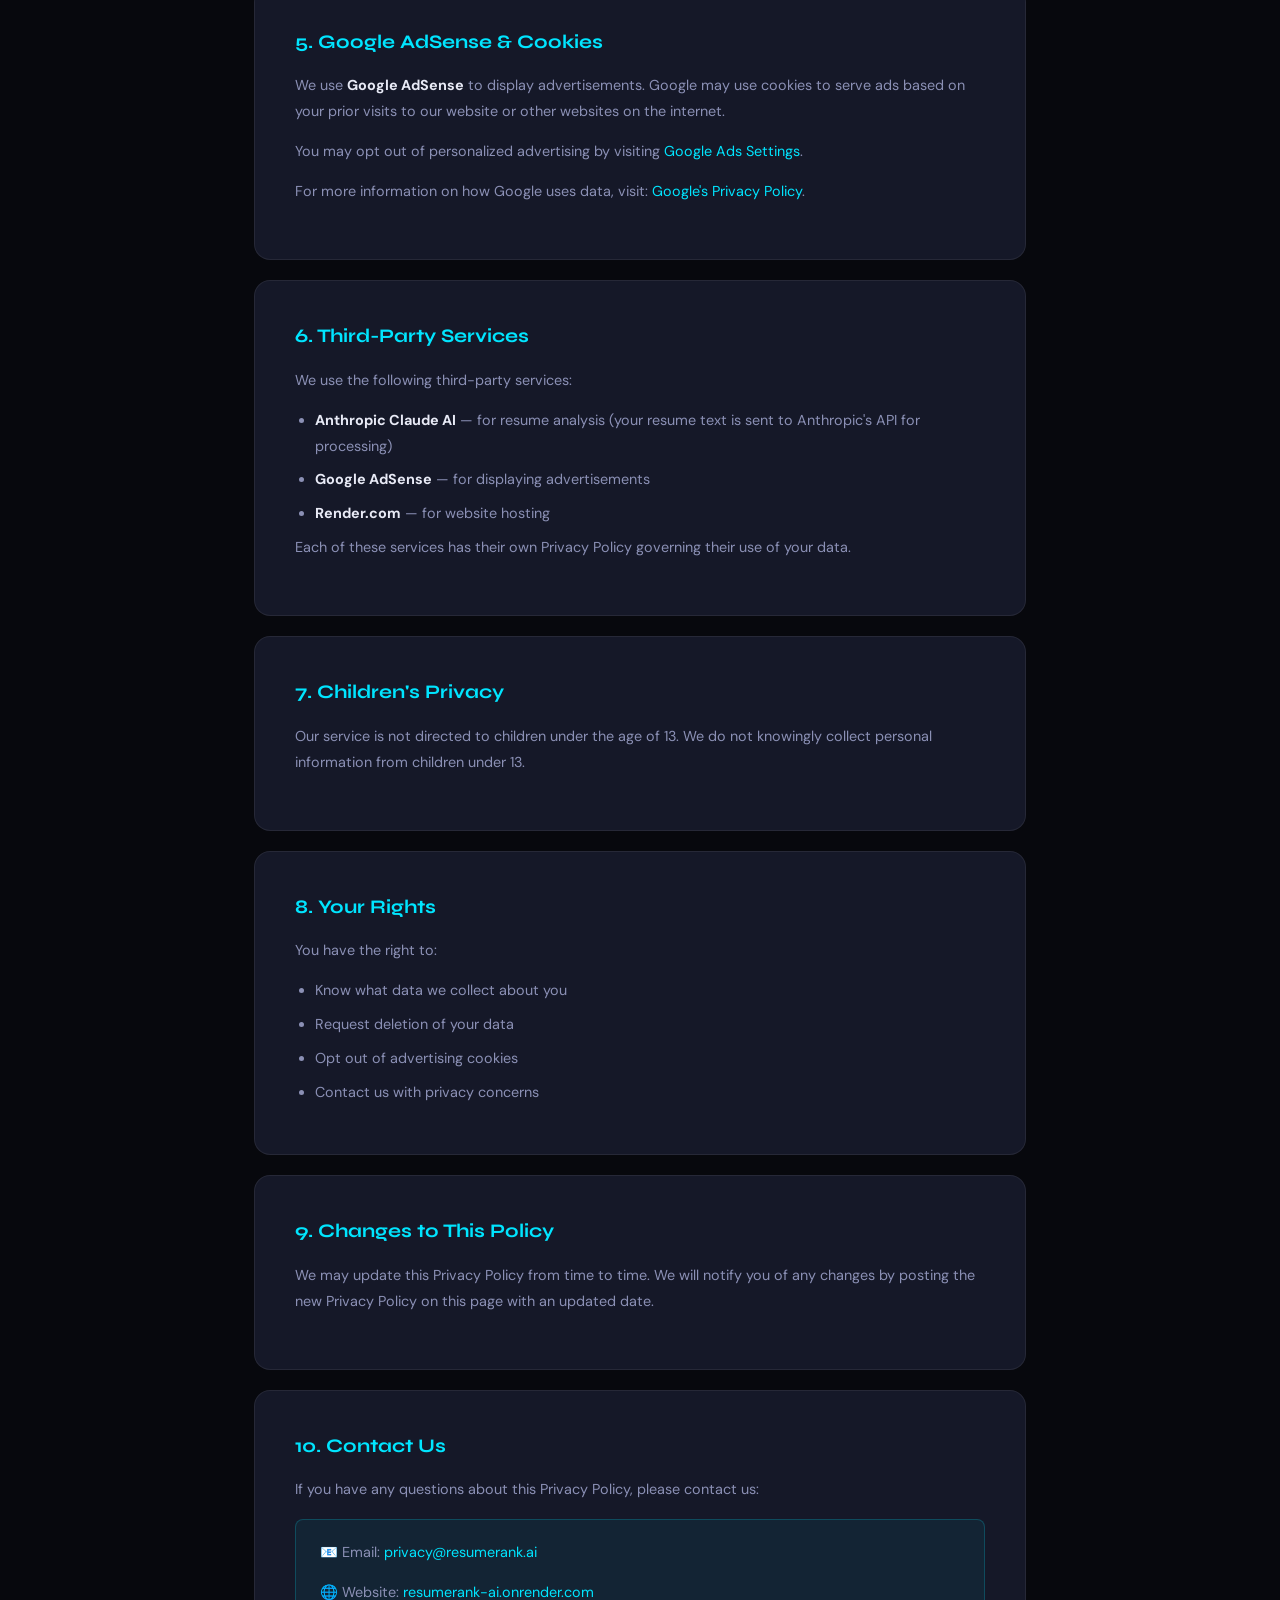
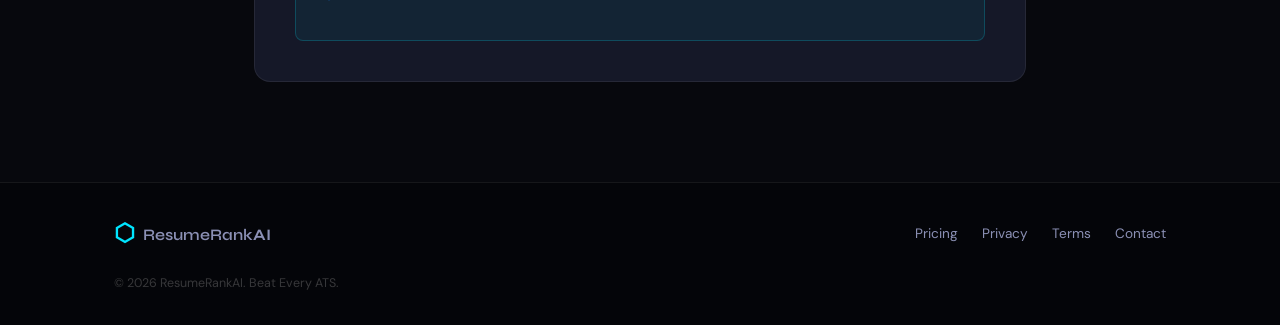
<file: templates/privacy.html>
<!DOCTYPE html>
<html lang="en">
<head>
  <meta charset="UTF-8"/>
  <meta name="viewport" content="width=device-width, initial-scale=1.0"/>
  <title>Privacy Policy — ResumeRank AI</title>
  <link rel="preconnect" href="https://fonts.googleapis.com"/>
  <link href="https://fonts.googleapis.com/css2?family=Syne:wght@400;600;700;800&family=DM+Sans:ital,wght@0,300;0,400;0,500;1,300&display=swap" rel="stylesheet"/>
  <link rel="stylesheet" href="/static/css/style.css"/>
  <style>
    .policy-container {
      max-width: 820px; margin: 0 auto;
      padding: 120px 24px 80px;
      position: relative; z-index: 1;
    }
    .policy-badge {
      display: inline-block;
      background: rgba(0,229,255,0.08);
      border: 1px solid rgba(0,229,255,0.2);
      color: var(--cyan); border-radius: 100px;
      padding: 6px 20px; font-size: 0.8rem;
      font-weight: 600; margin-bottom: 20px;
    }
    .policy-title {
      font-family: var(--font-display); font-weight: 800;
      font-size: 2.5rem; margin-bottom: 8px;
    }
    .policy-updated {
      color: var(--muted); font-size: 0.85rem; margin-bottom: 48px;
    }
    .policy-card {
      background: var(--surface);
      border: 1px solid var(--border);
      border-radius: var(--radius);
      padding: 40px; margin-bottom: 20px;
    }
    .policy-card h2 {
      font-family: var(--font-display); font-weight: 700;
      font-size: 1.2rem; margin-bottom: 16px;
      color: var(--cyan);
    }
    .policy-card p {
      color: var(--muted); line-height: 1.8;
      margin-bottom: 14px; font-size: 0.9rem;
    }
    .policy-card ul {
      color: var(--muted); line-height: 1.8;
      margin-left: 20px; font-size: 0.9rem;
    }
    .policy-card ul li { margin-bottom: 8px; }
    .policy-card strong { color: var(--text); }
    .contact-box {
      background: rgba(0,229,255,0.06);
      border: 1px solid rgba(0,229,255,0.2);
      border-radius: var(--radius-sm);
      padding: 20px 24px; margin-top: 16px;
    }
    .contact-box a { color: var(--cyan); }
  </style>
  <link rel="icon" type="image/svg+xml" href="/static/favicon.svg"/>
</head>
<body>
<div class="bg-grid"></div>
<div class="orb orb-1"></div>
<div class="orb orb-2"></div>

<nav class="navbar">
  <div class="nav-inner">
    <a href="/" class="logo">
      <span class="logo-icon">⬡</span>
      <span class="logo-text">ResumeRank<span class="logo-ai">AI</span></span>
    </a>
    <div class="nav-links">
      <a href="/#how-it-works">How It Works</a>
      <a href="/pricing">Pricing</a>
    </div>
    <a href="/" class="btn-nav">Try Free →</a>
  </div>
</nav>

<div class="policy-container">
  <span class="policy-badge">Legal</span>
  <h1 class="policy-title">Privacy Policy</h1>
  <p class="policy-updated">Last updated: March 8, 2026</p>

  <div class="policy-card">
    <h2>1. Introduction</h2>
    <p>Welcome to <strong>ResumeRank AI</strong> ("we", "our", or "us"). We are committed to protecting your personal information and your right to privacy. This Privacy Policy explains how we collect, use, and safeguard your information when you use our website at <strong>resumerank-ai.onrender.com</strong>.</p>
    <p>By using our service, you agree to the collection and use of information in accordance with this policy.</p>
  </div>

  <div class="policy-card">
    <h2>2. Information We Collect</h2>
    <p>We collect minimal information to provide our service:</p>
    <ul>
      <li><strong>Resume Files:</strong> Files you upload (PDF, DOC, DOCX, TXT) are processed in real-time for ATS analysis only. They are <strong>never stored</strong> on our servers after analysis.</li>
      <li><strong>Job Descriptions:</strong> Text you paste is used only for analysis and is not stored.</li>
      <li><strong>IP Address:</strong> Used only for rate limiting (3 free checks per day). Not linked to any personal identity.</li>
      <li><strong>Usage Data:</strong> Anonymous analytics to improve our service (page views, feature usage).</li>
    </ul>
  </div>

  <div class="policy-card">
    <h2>3. How We Use Your Information</h2>
    <p>We use the information we collect to:</p>
    <ul>
      <li>Provide AI-powered ATS resume analysis</li>
      <li>Enforce rate limits on free tier usage</li>
      <li>Improve our website and services</li>
      <li>Respond to customer support requests</li>
      <li>Display relevant advertisements via Google AdSense</li>
    </ul>
  </div>

  <div class="policy-card">
    <h2>4. Data Storage & Security</h2>
    <p><strong>Your resume is NEVER stored.</strong> All resume files and job descriptions are processed in memory and immediately discarded after analysis. We do not maintain any database of user resumes.</p>
    <p>We implement appropriate security measures to protect against unauthorized access, alteration, disclosure, or destruction of your information.</p>
  </div>

  <div class="policy-card">
    <h2>5. Google AdSense & Cookies</h2>
    <p>We use <strong>Google AdSense</strong> to display advertisements. Google may use cookies to serve ads based on your prior visits to our website or other websites on the internet.</p>
    <p>You may opt out of personalized advertising by visiting <a href="https://www.google.com/settings/ads" target="_blank">Google Ads Settings</a>.</p>
    <p>For more information on how Google uses data, visit: <a href="https://policies.google.com/technologies/partner-sites" target="_blank">Google's Privacy Policy</a>.</p>
  </div>

  <div class="policy-card">
    <h2>6. Third-Party Services</h2>
    <p>We use the following third-party services:</p>
    <ul>
      <li><strong>Anthropic Claude AI</strong> — for resume analysis (your resume text is sent to Anthropic's API for processing)</li>
      <li><strong>Google AdSense</strong> — for displaying advertisements</li>
      <li><strong>Render.com</strong> — for website hosting</li>
    </ul>
    <p>Each of these services has their own Privacy Policy governing their use of your data.</p>
  </div>

  <div class="policy-card">
    <h2>7. Children's Privacy</h2>
    <p>Our service is not directed to children under the age of 13. We do not knowingly collect personal information from children under 13.</p>
  </div>

  <div class="policy-card">
    <h2>8. Your Rights</h2>
    <p>You have the right to:</p>
    <ul>
      <li>Know what data we collect about you</li>
      <li>Request deletion of your data</li>
      <li>Opt out of advertising cookies</li>
      <li>Contact us with privacy concerns</li>
    </ul>
  </div>

  <div class="policy-card">
    <h2>9. Changes to This Policy</h2>
    <p>We may update this Privacy Policy from time to time. We will notify you of any changes by posting the new Privacy Policy on this page with an updated date.</p>
  </div>

  <div class="policy-card">
    <h2>10. Contact Us</h2>
    <p>If you have any questions about this Privacy Policy, please contact us:</p>
    <div class="contact-box">
      <p>📧 Email: <a href="mailto:privacy@resumerank.ai">privacy@resumerank.ai</a></p>
      <p>🌐 Website: <a href="https://resumerank-ai.onrender.com">resumerank-ai.onrender.com</a></p>
    </div>
  </div>

</div>

<footer class="footer">
  <div class="footer-inner">
    <div class="footer-logo">
      <span class="logo-icon">⬡</span>
      <span>ResumeRank<strong>AI</strong></span>
    </div>
    <div class="footer-links">
      <a href="/pricing">Pricing</a>
      <a href="/privacy">Privacy</a>
      <a href="/terms">Terms</a>
      <a href="/contact">Contact</a>
    </div>
    <p class="footer-copy">© 2026 ResumeRankAI. Beat Every ATS.</p>
  </div>
</footer>
</body>
</html>
</file>
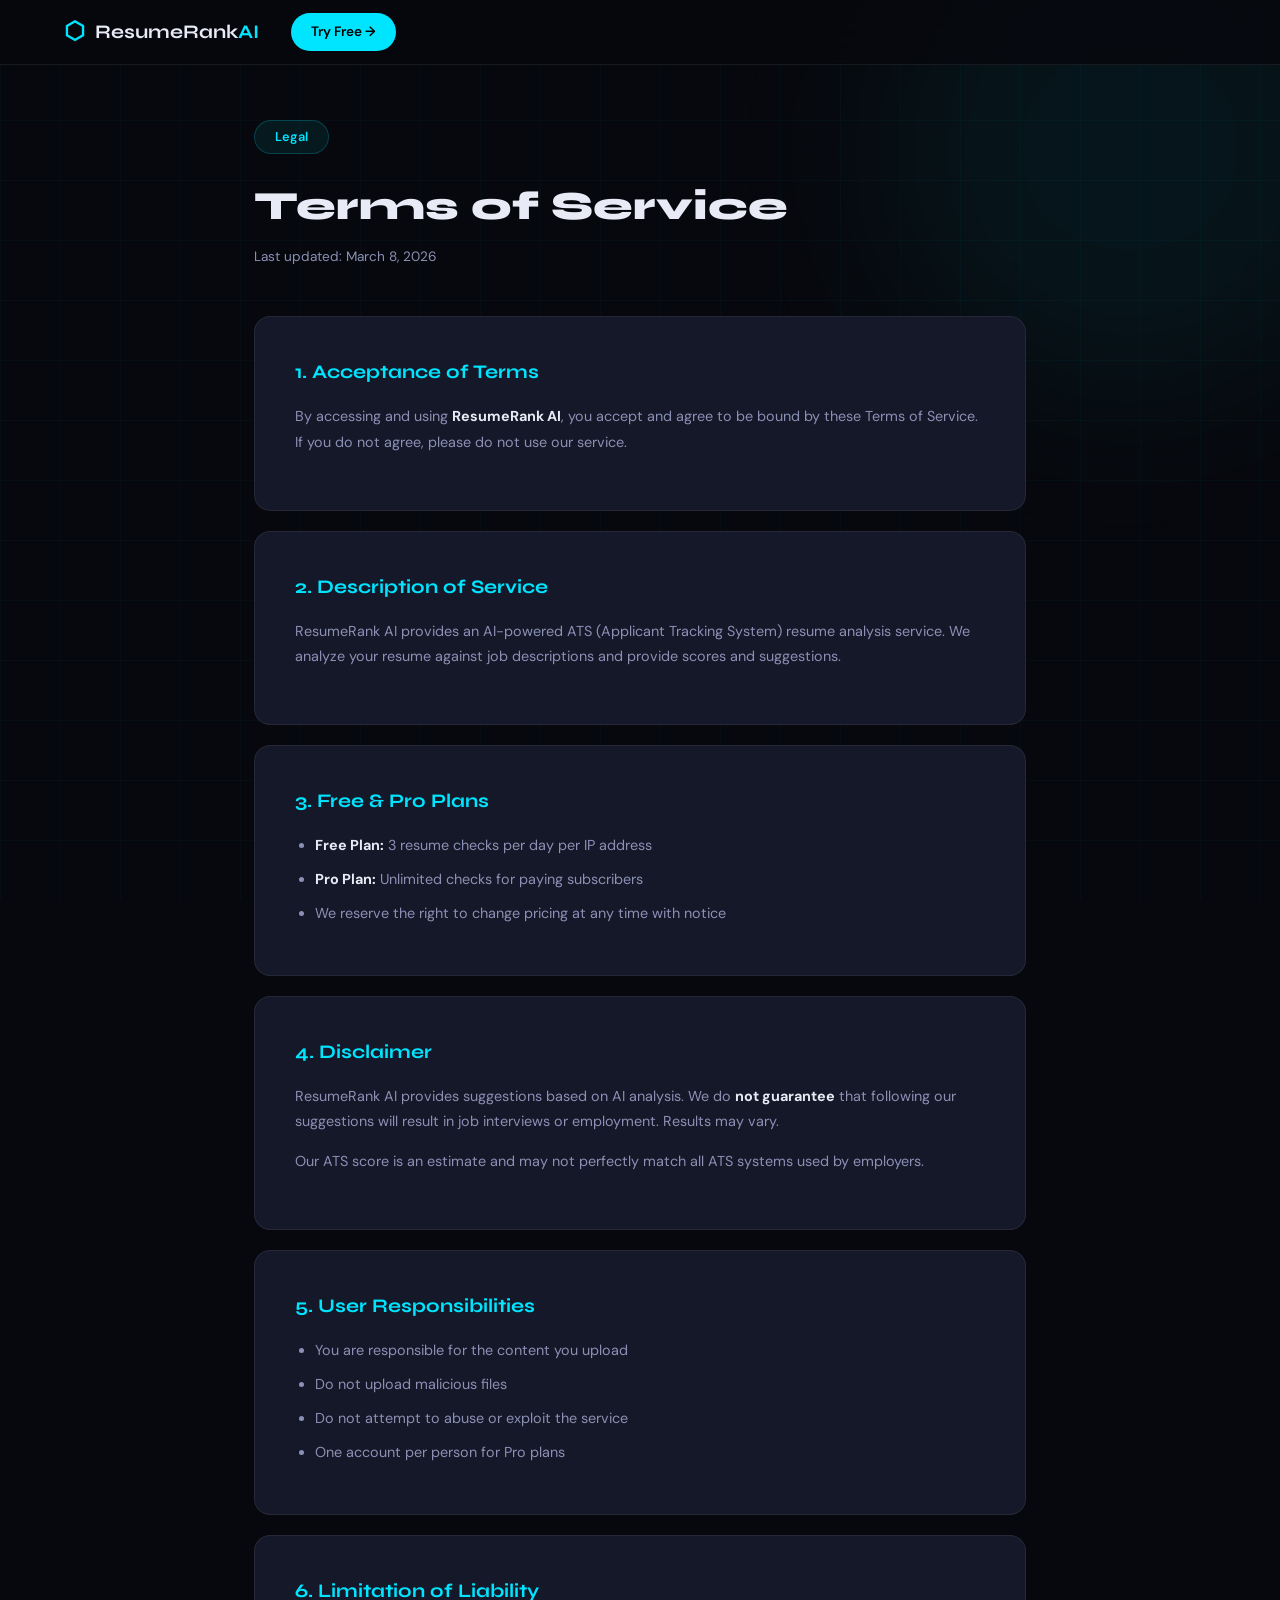
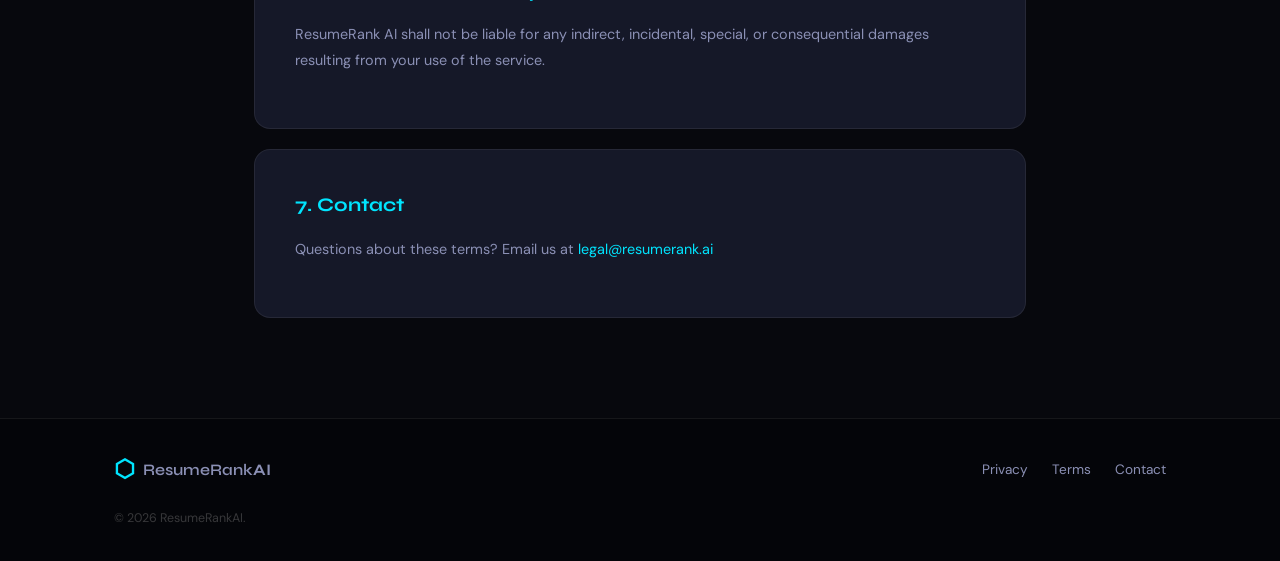
<file: templates/terms.html>
<!DOCTYPE html>
<html lang="en">
<head>
  <meta charset="UTF-8"/>
  <meta name="viewport" content="width=device-width, initial-scale=1.0"/>
  <title>Terms of Service — ResumeRank AI</title>
  <link rel="preconnect" href="https://fonts.googleapis.com"/>
  <link href="https://fonts.googleapis.com/css2?family=Syne:wght@400;600;700;800&family=DM+Sans:ital,wght@0,300;0,400;0,500;1,300&display=swap" rel="stylesheet"/>
  <link rel="stylesheet" href="/static/css/style.css"/>
  <style>
    .policy-container { max-width: 820px; margin: 0 auto; padding: 120px 24px 80px; position: relative; z-index: 1; }
    .policy-badge { display: inline-block; background: rgba(0,229,255,0.08); border: 1px solid rgba(0,229,255,0.2); color: var(--cyan); border-radius: 100px; padding: 6px 20px; font-size: 0.8rem; font-weight: 600; margin-bottom: 20px; }
    .policy-title { font-family: var(--font-display); font-weight: 800; font-size: 2.5rem; margin-bottom: 8px; }
    .policy-updated { color: var(--muted); font-size: 0.85rem; margin-bottom: 48px; }
    .policy-card { background: var(--surface); border: 1px solid var(--border); border-radius: var(--radius); padding: 40px; margin-bottom: 20px; }
    .policy-card h2 { font-family: var(--font-display); font-weight: 700; font-size: 1.2rem; margin-bottom: 16px; color: var(--cyan); }
    .policy-card p { color: var(--muted); line-height: 1.8; margin-bottom: 14px; font-size: 0.9rem; }
    .policy-card ul { color: var(--muted); line-height: 1.8; margin-left: 20px; font-size: 0.9rem; }
    .policy-card ul li { margin-bottom: 8px; }
    .policy-card strong { color: var(--text); }
  </style>
  <link rel="icon" type="image/svg+xml" href="/static/favicon.svg"/>
</head>
<body>
<div class="bg-grid"></div>
<div class="orb orb-1"></div>

<nav class="navbar">
  <div class="nav-inner">
    <a href="/" class="logo">
      <span class="logo-icon">⬡</span>
      <span class="logo-text">ResumeRank<span class="logo-ai">AI</span></span>
    </a>
    <a href="/" class="btn-nav">Try Free →</a>
  </div>
</nav>

<div class="policy-container">
  <span class="policy-badge">Legal</span>
  <h1 class="policy-title">Terms of Service</h1>
  <p class="policy-updated">Last updated: March 8, 2026</p>

  <div class="policy-card">
    <h2>1. Acceptance of Terms</h2>
    <p>By accessing and using <strong>ResumeRank AI</strong>, you accept and agree to be bound by these Terms of Service. If you do not agree, please do not use our service.</p>
  </div>

  <div class="policy-card">
    <h2>2. Description of Service</h2>
    <p>ResumeRank AI provides an AI-powered ATS (Applicant Tracking System) resume analysis service. We analyze your resume against job descriptions and provide scores and suggestions.</p>
  </div>

  <div class="policy-card">
    <h2>3. Free & Pro Plans</h2>
    <ul>
      <li><strong>Free Plan:</strong> 3 resume checks per day per IP address</li>
      <li><strong>Pro Plan:</strong> Unlimited checks for paying subscribers</li>
      <li>We reserve the right to change pricing at any time with notice</li>
    </ul>
  </div>

  <div class="policy-card">
    <h2>4. Disclaimer</h2>
    <p>ResumeRank AI provides suggestions based on AI analysis. We do <strong>not guarantee</strong> that following our suggestions will result in job interviews or employment. Results may vary.</p>
    <p>Our ATS score is an estimate and may not perfectly match all ATS systems used by employers.</p>
  </div>

  <div class="policy-card">
    <h2>5. User Responsibilities</h2>
    <ul>
      <li>You are responsible for the content you upload</li>
      <li>Do not upload malicious files</li>
      <li>Do not attempt to abuse or exploit the service</li>
      <li>One account per person for Pro plans</li>
    </ul>
  </div>

  <div class="policy-card">
    <h2>6. Limitation of Liability</h2>
    <p>ResumeRank AI shall not be liable for any indirect, incidental, special, or consequential damages resulting from your use of the service.</p>
  </div>

  <div class="policy-card">
    <h2>7. Contact</h2>
    <p>Questions about these terms? Email us at <a href="mailto:legal@resumerank.ai" style="color:var(--cyan)">legal@resumerank.ai</a></p>
  </div>
</div>

<footer class="footer">
  <div class="footer-inner">
    <div class="footer-logo"><span class="logo-icon">⬡</span><span>ResumeRank<strong>AI</strong></span></div>
    <div class="footer-links">
      <a href="/privacy">Privacy</a>
      <a href="/terms">Terms</a>
      <a href="/contact">Contact</a>
    </div>
    <p class="footer-copy">© 2026 ResumeRankAI.</p>
  </div>
</footer>
</body>
</html>
</file>
<file: static/css/style.css>
/* ─── RESET & BASE ─────────────────────────────────── */
*, *::before, *::after { box-sizing: border-box; margin: 0; padding: 0; }

:root {
  --bg:      #07080d;
  --bg2:     #0d0f1a;
  --bg3:     #12152a;
  --surface: #151828;
  --border:  rgba(255,255,255,0.07);
  --cyan:    #00e5ff;
  --cyan2:   #00b8d9;
  --gold:    #f5c842;
  --green:   #00e5a0;
  --red:     #ff4d6d;
  --text:    #e8eaf6;
  --muted:   #8b90b5;
  --font-display: 'Syne', sans-serif;
  --font-body:    'DM Sans', sans-serif;
  --radius:  16px;
  --radius-sm: 8px;
  --shadow:  0 24px 60px rgba(0,0,0,0.5);
  --glow:    0 0 40px rgba(0,229,255,0.12);
}

html { scroll-behavior: smooth; }

body {
  background: var(--bg);
  color: var(--text);
  font-family: var(--font-body);
  font-size: 16px;
  line-height: 1.6;
  overflow-x: hidden;
  min-height: 100vh;
}

a { color: var(--cyan); text-decoration: none; }
a:hover { opacity: 0.85; }

/* ─── ANIMATED BACKGROUND ──────────────────────────── */
.bg-grid {
  position: fixed; inset: 0; z-index: 0;
  background-image:
    linear-gradient(rgba(0,229,255,0.03) 1px, transparent 1px),
    linear-gradient(90deg, rgba(0,229,255,0.03) 1px, transparent 1px);
  background-size: 60px 60px;
  pointer-events: none;
}

.orb {
  position: fixed; border-radius: 50%;
  filter: blur(80px); pointer-events: none; z-index: 0;
  animation: drift 20s ease-in-out infinite alternate;
}
.orb-1 { width: 500px; height: 500px; background: rgba(0,229,255,0.06); top: -100px; right: -100px; animation-delay: 0s; }
.orb-2 { width: 400px; height: 400px; background: rgba(245,200,66,0.04); bottom: 100px; left: -100px; animation-delay: -7s; }
.orb-3 { width: 300px; height: 300px; background: rgba(0,229,160,0.05); top: 50%; left: 50%; animation-delay: -14s; }

@keyframes drift {
  from { transform: translate(0, 0) scale(1); }
  to   { transform: translate(40px, 30px) scale(1.1); }
}

/* ─── NAVBAR ────────────────────────────────────────── */
.navbar {
  position: fixed; top: 0; left: 0; right: 0; z-index: 100;
  background: rgba(7,8,13,0.8);
  backdrop-filter: blur(20px);
  border-bottom: 1px solid var(--border);
}
.nav-inner {
  max-width: 1200px; margin: 0 auto; padding: 0 24px;
  display: flex; align-items: center; height: 64px; gap: 32px;
}
.logo {
  display: flex; align-items: center; gap: 10px;
  font-family: var(--font-display); font-weight: 700;
  font-size: 1.2rem; color: var(--text) !important;
}
.logo-icon { font-size: 1.5rem; color: var(--cyan); }
.logo-ai { color: var(--cyan); }
.nav-links {
  display: flex; gap: 28px; margin-left: auto;
}
.nav-links a {
  color: var(--muted); font-size: 0.9rem; font-weight: 500;
  transition: color 0.2s;
}
.nav-links a:hover { color: var(--text); }
.btn-nav {
  background: var(--cyan); color: #000 !important;
  padding: 8px 20px; border-radius: 100px;
  font-weight: 600; font-size: 0.85rem; white-space: nowrap;
  transition: opacity 0.2s, transform 0.2s;
}
.btn-nav:hover { opacity: 0.9; transform: translateY(-1px); }

/* ─── HERO ──────────────────────────────────────────── */
.hero {
  position: relative; z-index: 1;
  text-align: center;
  padding: 160px 24px 60px;
  max-width: 860px; margin: 0 auto;
}
.hero-badge {
  display: inline-flex; align-items: center; gap: 8px;
  background: rgba(0,229,255,0.08);
  border: 1px solid rgba(0,229,255,0.2);
  color: var(--cyan); border-radius: 100px;
  padding: 6px 16px; font-size: 0.8rem; font-weight: 500;
  margin-bottom: 32px;
  animation: fadeUp 0.6s ease both;
}
.badge-dot {
  width: 6px; height: 6px; background: var(--green);
  border-radius: 50%; box-shadow: 0 0 8px var(--green);
  animation: pulse 2s infinite;
}
@keyframes pulse {
  0%, 100% { opacity: 1; }
  50% { opacity: 0.4; }
}

.hero-title {
  font-family: var(--font-display); font-weight: 800;
  font-size: clamp(2.8rem, 7vw, 5rem);
  line-height: 1.1; letter-spacing: -0.03em;
  color: var(--text);
  animation: fadeUp 0.6s 0.1s ease both;
}
.title-gradient {
  background: linear-gradient(135deg, var(--cyan) 0%, var(--gold) 100%);
  -webkit-background-clip: text; -webkit-text-fill-color: transparent;
  background-clip: text;
}
.hero-sub {
  margin-top: 24px; font-size: 1.15rem;
  color: var(--muted); line-height: 1.7;
  animation: fadeUp 0.6s 0.2s ease both;
}
.hero-stats {
  display: flex; align-items: center; justify-content: center;
  gap: 32px; margin-top: 48px;
  animation: fadeUp 0.6s 0.3s ease both;
}
.stat { display: flex; flex-direction: column; align-items: center; }
.stat-num {
  font-family: var(--font-display); font-weight: 800;
  font-size: 2rem; color: var(--cyan);
}
.stat-label { font-size: 0.8rem; color: var(--muted); }
.stat-divider { width: 1px; height: 40px; background: var(--border); }

@keyframes fadeUp {
  from { opacity: 0; transform: translateY(20px); }
  to   { opacity: 1; transform: translateY(0); }
}

/* ─── CHECKER CARD ──────────────────────────────────── */
.checker-section {
  position: relative; z-index: 1;
  max-width: 820px; margin: 0 auto;
  padding: 0 24px 80px;
}
.checker-card {
  background: var(--surface);
  border: 1px solid rgba(0,229,255,0.15);
  border-radius: 24px;
  box-shadow: var(--shadow), var(--glow);
  overflow: hidden;
  animation: fadeUp 0.6s 0.4s ease both;
}
.card-header {
  background: linear-gradient(135deg, rgba(0,229,255,0.08), rgba(245,200,66,0.04));
  padding: 28px 32px;
  border-bottom: 1px solid var(--border);
}
.card-title-row {
  display: flex; align-items: center; gap: 16px;
}
.card-icon { font-size: 2rem; }
.card-title {
  font-family: var(--font-display); font-weight: 700;
  font-size: 1.3rem;
}
.card-subtitle { color: var(--muted); font-size: 0.85rem; margin-top: 2px; }
.free-badge {
  margin-left: auto;
  background: linear-gradient(135deg, var(--green), var(--cyan));
  color: #000; font-weight: 800; font-size: 0.75rem;
  padding: 4px 12px; border-radius: 100px; letter-spacing: 0.05em;
}

.checker-form { padding: 32px; display: flex; flex-direction: column; gap: 28px; }

.form-step { animation: fadeUp 0.4s ease both; }
.step-label {
  display: flex; align-items: center; gap: 12px;
  font-family: var(--font-display); font-weight: 600;
  font-size: 0.95rem; margin-bottom: 14px;
}
.step-num {
  background: rgba(0,229,255,0.12); color: var(--cyan);
  border: 1px solid rgba(0,229,255,0.3);
  border-radius: 8px; padding: 2px 10px;
  font-size: 0.75rem; font-weight: 700; letter-spacing: 0.05em;
}

/* Drop Zone */
.drop-zone {
  border: 2px dashed rgba(0,229,255,0.25);
  border-radius: var(--radius);
  background: rgba(0,229,255,0.03);
  cursor: pointer; transition: all 0.3s;
  position: relative; min-height: 140px;
  display: flex; align-items: center; justify-content: center;
}
.drop-zone:hover, .drop-zone.drag-over {
  border-color: var(--cyan);
  background: rgba(0,229,255,0.07);
  box-shadow: 0 0 20px rgba(0,229,255,0.1);
}
.drop-content {
  text-align: center; padding: 32px 24px;
}
.drop-icon {
  font-size: 2.5rem; margin-bottom: 12px;
  animation: bounce 2s ease-in-out infinite;
}
@keyframes bounce {
  0%, 100% { transform: translateY(0); }
  50% { transform: translateY(-6px); }
}
.drop-text { font-weight: 500; margin-bottom: 6px; }
.drop-text strong { color: var(--cyan); }
.drop-formats { font-size: 0.8rem; color: var(--muted); }

.drop-preview {
  display: flex !important; align-items: center; gap: 16px;
  padding: 20px 24px; width: 100%;
}
.file-icon { font-size: 2rem; }
.file-info { flex: 1; }
.file-name { display: block; font-weight: 600; color: var(--text); }
.file-size { font-size: 0.8rem; color: var(--muted); }
.file-remove {
  background: rgba(255,77,109,0.15); border: 1px solid rgba(255,77,109,0.3);
  color: var(--red); border-radius: 50%; width: 30px; height: 30px;
  cursor: pointer; font-size: 0.75rem; transition: all 0.2s;
  display: flex; align-items: center; justify-content: center;
}
.file-remove:hover { background: rgba(255,77,109,0.3); }

/* Textarea */
.jd-wrapper { position: relative; }
textarea {
  width: 100%; background: rgba(255,255,255,0.04);
  border: 1px solid var(--border); border-radius: var(--radius);
  color: var(--text); font-family: var(--font-body); font-size: 0.9rem;
  padding: 16px 20px; resize: vertical; min-height: 160px;
  transition: border-color 0.2s;
  outline: none;
}
textarea::placeholder { color: var(--muted); }
textarea:focus { border-color: rgba(0,229,255,0.4); box-shadow: 0 0 0 3px rgba(0,229,255,0.08); }
.jd-footer {
  display: flex; justify-content: space-between; align-items: center;
  margin-top: 8px; font-size: 0.78rem; color: var(--muted);
  flex-wrap: wrap; gap: 8px;
}

/* Check Button */
.btn-check {
  width: 100%;
  background: linear-gradient(135deg, var(--cyan) 0%, var(--cyan2) 100%);
  color: #000; font-family: var(--font-display); font-weight: 700;
  font-size: 1.05rem; border: none; border-radius: var(--radius);
  padding: 18px 32px; cursor: pointer;
  transition: all 0.3s; position: relative; overflow: hidden;
  display: flex; align-items: center; justify-content: center; gap: 10px;
}
.btn-check:disabled {
  background: rgba(255,255,255,0.08);
  color: var(--muted); cursor: not-allowed;
}
.btn-check:not(:disabled):hover {
  transform: translateY(-2px);
  box-shadow: 0 12px 40px rgba(0,229,255,0.35);
}
.btn-check:not(:disabled)::after {
  content: ''; position: absolute; inset: 0;
  background: linear-gradient(135deg, rgba(255,255,255,0.15), transparent);
  pointer-events: none;
}
.btn-icon { font-size: 1.1rem; }
.btn-loading { display: flex; align-items: center; gap: 12px; }

/* Spinner */
.spinner {
  width: 18px; height: 18px; border: 2px solid rgba(0,0,0,0.3);
  border-top-color: #000; border-radius: 50%;
  animation: spin 0.8s linear infinite; display: inline-block;
}
@keyframes spin { to { transform: rotate(360deg); } }

.form-footer {
  text-align: center; font-size: 0.8rem; color: var(--muted);
  margin-top: -12px;
}
.form-footer a { color: var(--cyan); font-weight: 500; }

/* ─── RESULTS SECTION ───────────────────────────────── */
.results-section {
  position: relative; z-index: 1;
  max-width: 960px; margin: 0 auto;
  padding: 0 24px 80px;
  animation: fadeUp 0.6s ease both;
}
.results-header {
  text-align: center; margin-bottom: 40px;
}
.results-title {
  font-family: var(--font-display); font-weight: 800; font-size: 2rem;
}
.results-sub { color: var(--muted); margin-top: 8px; }

/* Score Grid */
.score-grid {
  display: grid; grid-template-columns: 1fr 1.6fr;
  gap: 20px; margin-bottom: 20px;
}
.score-card {
  background: var(--surface);
  border: 1px solid var(--border);
  border-radius: var(--radius); padding: 28px;
}
.main-score {
  display: flex; flex-direction: column; align-items: center; text-align: center;
  border-color: rgba(0,229,255,0.2);
  box-shadow: var(--glow);
}
.score-ring-wrapper { position: relative; width: 140px; height: 140px; }
.score-ring { transform: rotate(-90deg); }
.ring-bg { fill: none; stroke: rgba(255,255,255,0.06); stroke-width: 8; }
.ring-fill {
  fill: none; stroke: var(--cyan); stroke-width: 8;
  stroke-linecap: round;
  transition: stroke-dashoffset 1.5s cubic-bezier(0.4, 0, 0.2, 1);
  filter: drop-shadow(0 0 6px var(--cyan));
}
.score-center {
  position: absolute; inset: 0;
  display: flex; flex-direction: column; align-items: center; justify-content: center;
}
.score-number {
  font-family: var(--font-display); font-weight: 800; font-size: 2.2rem;
  color: var(--cyan); line-height: 1;
}
.score-label { font-size: 0.7rem; color: var(--muted); margin-top: 2px; }
.score-grade {
  font-family: var(--font-display); font-weight: 800; font-size: 3rem;
  color: var(--gold); margin-top: 12px;
}
.score-summary {
  font-size: 0.85rem; color: var(--muted); margin-top: 12px; line-height: 1.5;
}

/* Keyword Card */
.keyword-card h3 { color: var(--text); margin-bottom: 16px; font-size: 1rem; }
.mini-card-title { font-weight: 600; font-size: 1rem; margin-bottom: 16px; }
.match-bar-wrapper {
  display: flex; align-items: center; gap: 12px; margin-bottom: 20px;
}
.match-bar {
  flex: 1; height: 8px; background: rgba(255,255,255,0.08); border-radius: 100px; overflow: hidden;
}
.match-fill {
  height: 100%; background: linear-gradient(90deg, var(--cyan), var(--green));
  border-radius: 100px; transition: width 1s ease; width: 0%;
}
.match-pct { font-weight: 700; color: var(--cyan); font-size: 0.9rem; white-space: nowrap; }
.keyword-groups { display: flex; flex-direction: column; gap: 16px; }
.keyword-group {}
.kg-label {
  font-size: 0.75rem; font-weight: 600; letter-spacing: 0.04em;
  display: block; margin-bottom: 8px;
}
.kg-label.matched { color: var(--green); }
.kg-label.missing { color: var(--red); }
.keyword-chips { display: flex; flex-wrap: wrap; gap: 6px; }
.chip {
  font-size: 0.75rem; padding: 3px 10px; border-radius: 100px;
  font-weight: 500;
}
.chip-match { background: rgba(0,229,160,0.12); color: var(--green); border: 1px solid rgba(0,229,160,0.25); }
.chip-miss  { background: rgba(255,77,109,0.1); color: var(--red); border: 1px solid rgba(255,77,109,0.25); }

/* Sections Card */
.sections-card {
  background: var(--surface); border: 1px solid var(--border);
  border-radius: var(--radius); padding: 28px; margin-bottom: 20px;
}
.section-card-title { font-weight: 600; margin-bottom: 20px; }
.sections-grid { display: grid; grid-template-columns: repeat(auto-fit, minmax(160px, 1fr)); gap: 16px; }
.section-item {
  background: rgba(255,255,255,0.03); border-radius: var(--radius-sm);
  padding: 16px; display: flex; flex-direction: column; gap: 8px;
}
.section-name { font-size: 0.8rem; color: var(--muted); }
.section-bar {
  height: 4px; background: rgba(255,255,255,0.08); border-radius: 100px; overflow: hidden;
}
.section-bar-fill { height: 100%; border-radius: 100px; transition: width 1s ease; }
.bar-good { background: var(--green); }
.bar-warn { background: var(--gold); }
.bar-miss { background: var(--red); }
.section-score { font-family: var(--font-display); font-weight: 700; font-size: 1.1rem; }
.section-note { font-size: 0.75rem; color: var(--muted); line-height: 1.4; }

/* Insights Grid */
.insights-grid { display: grid; grid-template-columns: 1fr 1fr; gap: 20px; margin-bottom: 20px; }
.insights-card {
  background: var(--surface); border: 1px solid var(--border);
  border-radius: var(--radius); padding: 24px;
}
.insights-card.accent { border-color: rgba(0,229,255,0.2); }
.insights-title { font-weight: 600; margin-bottom: 16px; font-size: 1rem; }
.insights-list { list-style: none; display: flex; flex-direction: column; gap: 10px; }
.insights-list li {
  font-size: 0.88rem; color: var(--muted); padding-left: 20px; position: relative; line-height: 1.5;
}
.insights-list li::before {
  content: '→'; position: absolute; left: 0; color: var(--cyan);
}

/* Suggestions */
.suggestions-card {
  background: var(--surface); border: 1px solid var(--border);
  border-radius: var(--radius); padding: 28px; margin-bottom: 24px;
}
.suggestions-title { font-weight: 600; margin-bottom: 20px; }
.suggestion-item {
  border: 1px solid var(--border); border-radius: var(--radius-sm);
  padding: 18px 20px; margin-bottom: 12px;
  display: grid; grid-template-columns: auto 1fr; gap: 14px;
  transition: border-color 0.2s;
}
.suggestion-item:hover { border-color: rgba(0,229,255,0.2); }
.priority-badge {
  font-size: 0.7rem; font-weight: 700; letter-spacing: 0.05em;
  padding: 3px 10px; border-radius: 100px; height: fit-content; white-space: nowrap;
}
.priority-high { background: rgba(255,77,109,0.15); color: var(--red); border: 1px solid rgba(255,77,109,0.3); }
.priority-medium { background: rgba(245,200,66,0.15); color: var(--gold); border: 1px solid rgba(245,200,66,0.3); }
.priority-low { background: rgba(0,229,160,0.12); color: var(--green); border: 1px solid rgba(0,229,160,0.25); }
.suggestion-body {}
.suggestion-cat { font-size: 0.72rem; color: var(--muted); text-transform: uppercase; letter-spacing: 0.05em; margin-bottom: 4px; }
.suggestion-title { font-weight: 600; font-size: 0.95rem; margin-bottom: 4px; }
.suggestion-desc { font-size: 0.85rem; color: var(--muted); line-height: 1.5; }
.suggestion-example {
  margin-top: 8px; font-size: 0.8rem;
  background: rgba(0,229,255,0.06); border-left: 2px solid var(--cyan);
  padding: 6px 12px; border-radius: 0 6px 6px 0; color: var(--text);
}

/* Results CTA */
.results-cta {
  background: linear-gradient(135deg, rgba(0,229,255,0.08), rgba(245,200,66,0.05));
  border: 1px solid rgba(0,229,255,0.2);
  border-radius: var(--radius); padding: 32px;
  display: flex; align-items: center; gap: 24px; flex-wrap: wrap;
}
.cta-text { flex: 1; min-width: 200px; }
.cta-text h3 { font-family: var(--font-display); font-weight: 700; margin-bottom: 6px; }
.cta-text p { font-size: 0.85rem; color: var(--muted); }
.btn-pro {
  background: linear-gradient(135deg, var(--gold), #e5a000);
  color: #000 !important; font-weight: 700; font-size: 0.9rem;
  padding: 12px 28px; border-radius: 100px;
  transition: all 0.2s; white-space: nowrap;
}
.btn-pro:hover { transform: translateY(-2px); box-shadow: 0 8px 30px rgba(245,200,66,0.35); }
.btn-recheck {
  background: transparent; border: 1px solid var(--border);
  color: var(--muted); font-size: 0.85rem; padding: 12px 24px;
  border-radius: 100px; cursor: pointer; transition: all 0.2s;
  font-family: var(--font-body);
}
.btn-recheck:hover { border-color: var(--text); color: var(--text); }

/* ─── HOW IT WORKS ──────────────────────────────────── */
.how-section {
  position: relative; z-index: 1;
  max-width: 1100px; margin: 0 auto; padding: 80px 24px;
  text-align: center;
}
.how-label {
  color: var(--cyan); font-size: 0.8rem; font-weight: 600;
  letter-spacing: 0.1em; text-transform: uppercase; margin-bottom: 12px;
}
.how-title {
  font-family: var(--font-display); font-weight: 800; font-size: 2.2rem;
  margin-bottom: 48px;
}
.how-grid { display: grid; grid-template-columns: repeat(3, 1fr); gap: 24px; }
.how-card {
  background: var(--surface); border: 1px solid var(--border);
  border-radius: var(--radius); padding: 32px 24px; text-align: left;
  position: relative; transition: border-color 0.3s, transform 0.3s;
}
.how-card:hover { border-color: rgba(0,229,255,0.3); transform: translateY(-4px); }
.how-num {
  position: absolute; top: 24px; right: 24px;
  font-family: var(--font-display); font-weight: 800; font-size: 1.5rem;
  color: rgba(255,255,255,0.05);
}
.how-icon { font-size: 2rem; margin-bottom: 16px; }
.how-card h3 { font-weight: 600; margin-bottom: 8px; }
.how-card p { font-size: 0.88rem; color: var(--muted); line-height: 1.6; }

/* ─── FEATURES ──────────────────────────────────────── */
.features-section {
  position: relative; z-index: 1;
  max-width: 1100px; margin: 0 auto; padding: 0 24px 80px;
  text-align: center;
}
.features-title {
  font-family: var(--font-display); font-weight: 800; font-size: 2.2rem;
  margin-bottom: 48px;
}
.features-grid { display: grid; grid-template-columns: repeat(3, 1fr); gap: 20px; }
.feature-card {
  background: var(--surface); border: 1px solid var(--border);
  border-radius: var(--radius); padding: 28px 24px; text-align: left;
  transition: all 0.3s;
}
.feature-card:hover { border-color: rgba(0,229,255,0.25); transform: translateY(-3px); }
.feature-icon { font-size: 1.8rem; display: block; margin-bottom: 14px; }
.feature-card h4 { font-weight: 600; margin-bottom: 8px; }
.feature-card p { font-size: 0.85rem; color: var(--muted); line-height: 1.6; }

/* ─── PRICING ───────────────────────────────────────── */
.pricing-hero {
  position: relative; z-index: 1;
  text-align: center; padding: 140px 24px 60px;
}
.pricing-badge {
  display: inline-block;
  background: rgba(0,229,255,0.08); border: 1px solid rgba(0,229,255,0.2);
  color: var(--cyan); border-radius: 100px; padding: 6px 20px;
  font-size: 0.8rem; font-weight: 600; margin-bottom: 20px;
}
.pricing-title {
  font-family: var(--font-display); font-weight: 800; font-size: 3rem;
  margin-bottom: 16px;
}
.pricing-sub { color: var(--muted); font-size: 1.1rem; }

.pricing-section {
  position: relative; z-index: 1;
  max-width: 1100px; margin: 0 auto; padding: 0 24px 80px;
}
.pricing-grid {
  display: grid; grid-template-columns: 1fr 1.1fr 1fr;
  gap: 20px; margin-bottom: 80px; align-items: start;
}
.pricing-card {
  background: var(--surface); border: 1px solid var(--border);
  border-radius: 20px; padding: 32px 28px; position: relative;
  transition: all 0.3s;
}
.pricing-card:hover { transform: translateY(-4px); }
.pricing-card.featured {
  border-color: rgba(0,229,255,0.35);
  box-shadow: var(--glow);
  background: linear-gradient(160deg, rgba(0,229,255,0.06) 0%, var(--surface) 100%);
}
.plan-badge-top {
  position: absolute; top: -12px; left: 50%; transform: translateX(-50%);
  background: var(--cyan); color: #000; font-size: 0.72rem; font-weight: 700;
  padding: 4px 16px; border-radius: 100px; white-space: nowrap;
}
.plan-header { text-align: center; margin-bottom: 24px; }
.plan-icon { font-size: 2rem; display: block; margin-bottom: 12px; }
.plan-name { font-family: var(--font-display); font-weight: 700; font-size: 1.3rem; margin-bottom: 12px; }
.plan-price { margin-bottom: 8px; }
.price-num {
  font-family: var(--font-display); font-weight: 800; font-size: 3rem;
  color: var(--text);
}
.pricing-card.featured .price-num { color: var(--cyan); }
.price-per { color: var(--muted); font-size: 0.9rem; }
.plan-desc { color: var(--muted); font-size: 0.85rem; }
.plan-features { list-style: none; margin-bottom: 28px; display: flex; flex-direction: column; gap: 10px; }
.feat-item { font-size: 0.88rem; padding: 4px 0; }
.feat-item.included { color: var(--text); }
.feat-item.excluded { color: rgba(255,255,255,0.2); }
.btn-plan {
  display: block; text-align: center; padding: 14px 24px;
  border-radius: 12px; font-weight: 700; font-size: 0.95rem;
  transition: all 0.2s; cursor: pointer;
}
.btn-plan.free {
  background: rgba(255,255,255,0.08); color: var(--text);
  border: 1px solid var(--border);
}
.btn-plan.free:hover { background: rgba(255,255,255,0.14); }
.btn-plan.pro {
  background: linear-gradient(135deg, var(--cyan), var(--cyan2));
  color: #000 !important;
}
.btn-plan.pro:hover { transform: translateY(-2px); box-shadow: 0 8px 30px rgba(0,229,255,0.35); }
.btn-plan.enterprise {
  background: rgba(245,200,66,0.12); color: var(--gold);
  border: 1px solid rgba(245,200,66,0.3);
}
.btn-plan.enterprise:hover { background: rgba(245,200,66,0.2); }
.plan-guarantee { text-align: center; font-size: 0.78rem; color: var(--muted); margin-top: 10px; }

/* FAQ */
.faq-section { margin-top: 48px; }
.faq-title {
  font-family: var(--font-display); font-weight: 700; font-size: 1.8rem;
  text-align: center; margin-bottom: 36px;
}
.faq-grid { display: grid; grid-template-columns: 1fr 1fr; gap: 20px; }
.faq-item {
  background: var(--surface); border: 1px solid var(--border);
  border-radius: var(--radius); padding: 24px;
}
.faq-item h4 { font-weight: 600; margin-bottom: 8px; font-size: 0.95rem; }
.faq-item p { font-size: 0.85rem; color: var(--muted); line-height: 1.6; }

/* ─── FOOTER ────────────────────────────────────────── */
.footer {
  position: relative; z-index: 1;
  border-top: 1px solid var(--border);
  background: rgba(0,0,0,0.3);
}
.footer-inner {
  max-width: 1100px; margin: 0 auto;
  padding: 32px 24px;
  display: flex; align-items: center; flex-wrap: wrap; gap: 20px;
}
.footer-logo {
  display: flex; align-items: center; gap: 8px;
  font-family: var(--font-display); font-weight: 600;
  font-size: 1rem; color: var(--muted);
}
.footer-logo .logo-icon { color: var(--cyan); }
.footer-links {
  display: flex; gap: 24px; margin-left: auto;
}
.footer-links a { color: var(--muted); font-size: 0.85rem; }
.footer-links a:hover { color: var(--text); }
.footer-copy { width: 100%; font-size: 0.78rem; color: rgba(255,255,255,0.2); }

/* ─── TOAST ─────────────────────────────────────────── */
.toast {
  position: fixed; bottom: 24px; right: 24px; z-index: 9999;
  background: #1a1c2e; border: 1px solid rgba(255,77,109,0.4);
  color: var(--red); border-radius: var(--radius-sm);
  padding: 14px 20px; font-size: 0.88rem;
  display: flex; align-items: center; gap: 10px;
  max-width: 360px; box-shadow: 0 8px 30px rgba(0,0,0,0.5);
  transform: translateY(80px); opacity: 0;
  transition: all 0.35s cubic-bezier(0.34, 1.56, 0.64, 1);
  pointer-events: none;
}
.toast.show { transform: translateY(0); opacity: 1; pointer-events: auto; }
.toast-icon { font-size: 1rem; }

/* ─── RESPONSIVE ────────────────────────────────────── */
@media (max-width: 768px) {
  .nav-links { display: none; }
  .hero-stats { gap: 20px; }
  .score-grid { grid-template-columns: 1fr; }
  .insights-grid { grid-template-columns: 1fr; }
  .how-grid { grid-template-columns: 1fr; }
  .features-grid { grid-template-columns: 1fr 1fr; }
  .pricing-grid { grid-template-columns: 1fr; }
  .faq-grid { grid-template-columns: 1fr; }
  .results-cta { flex-direction: column; text-align: center; }
  .checker-form { padding: 20px; }
  .card-header { padding: 20px; }
}

@media (max-width: 480px) {
  .features-grid { grid-template-columns: 1fr; }
  .hero-title { font-size: 2.2rem; }
  .card-title-row { flex-wrap: wrap; }
}
</file>
